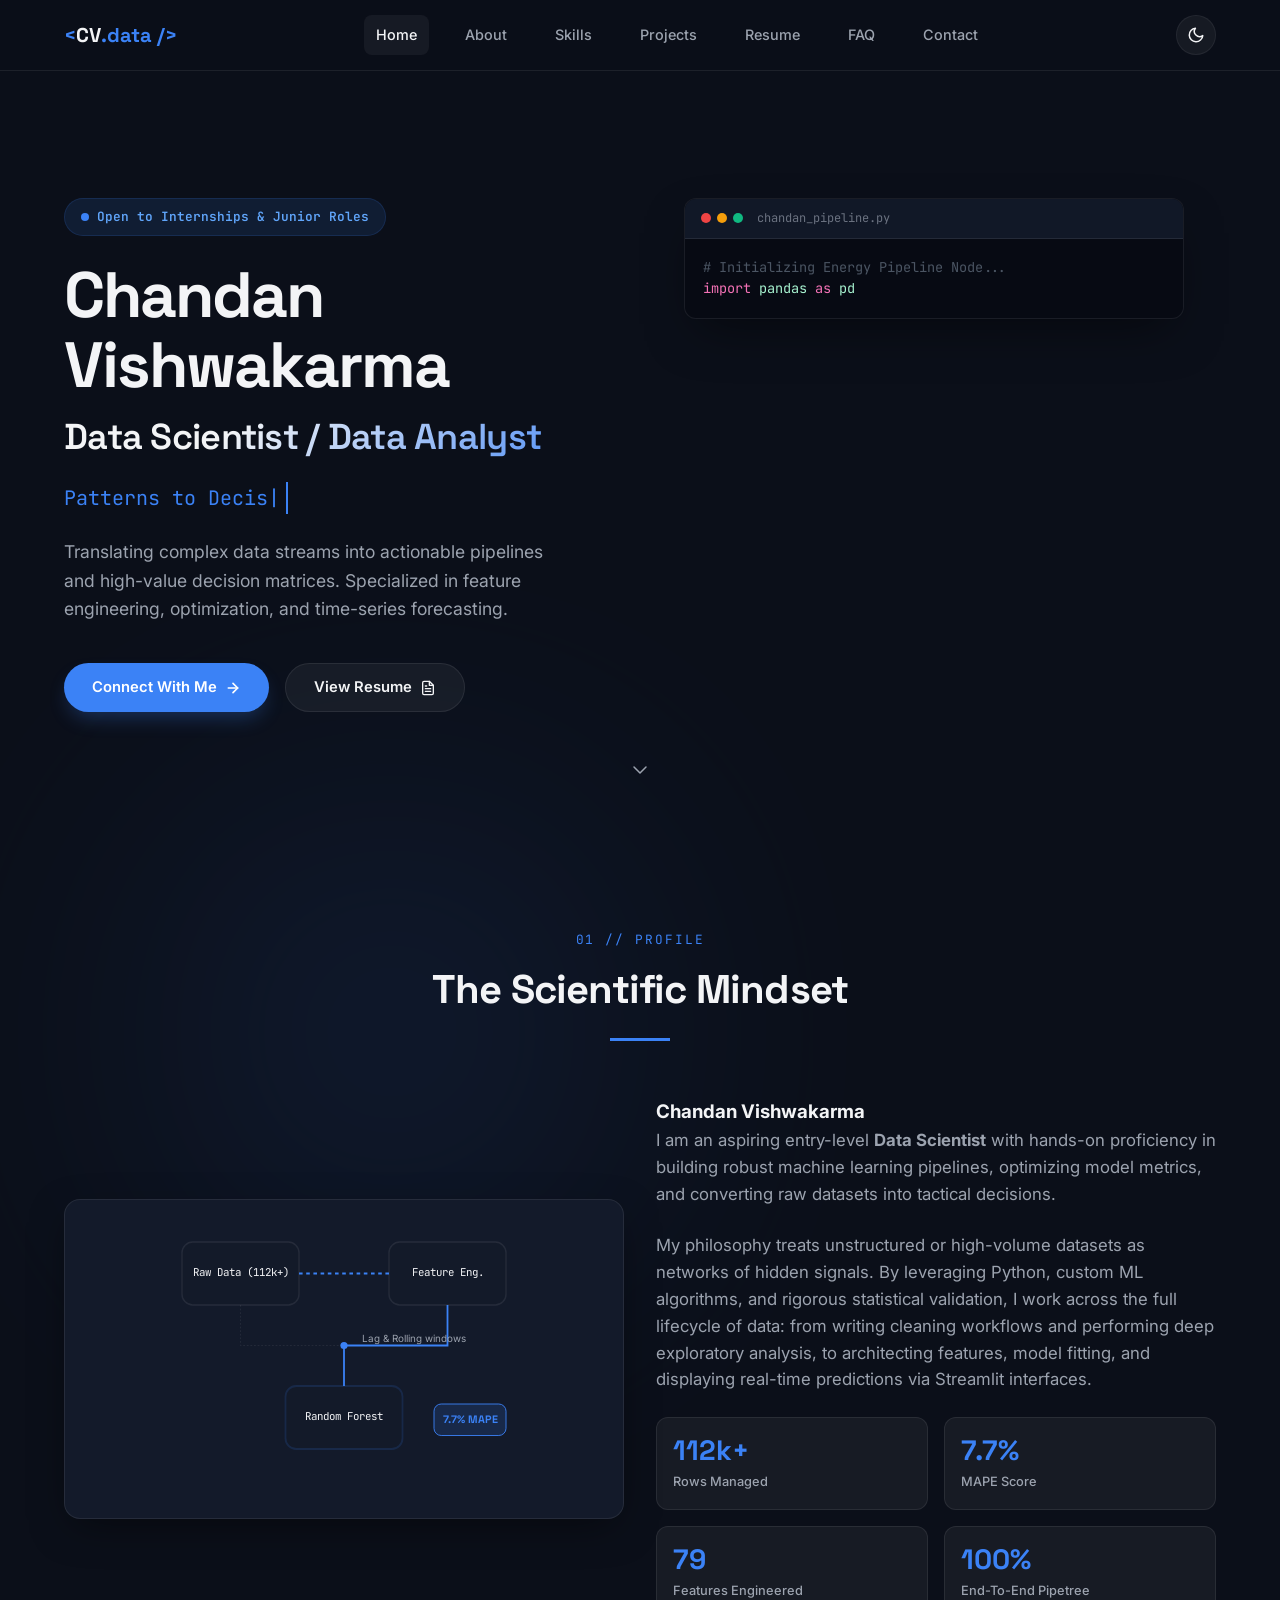
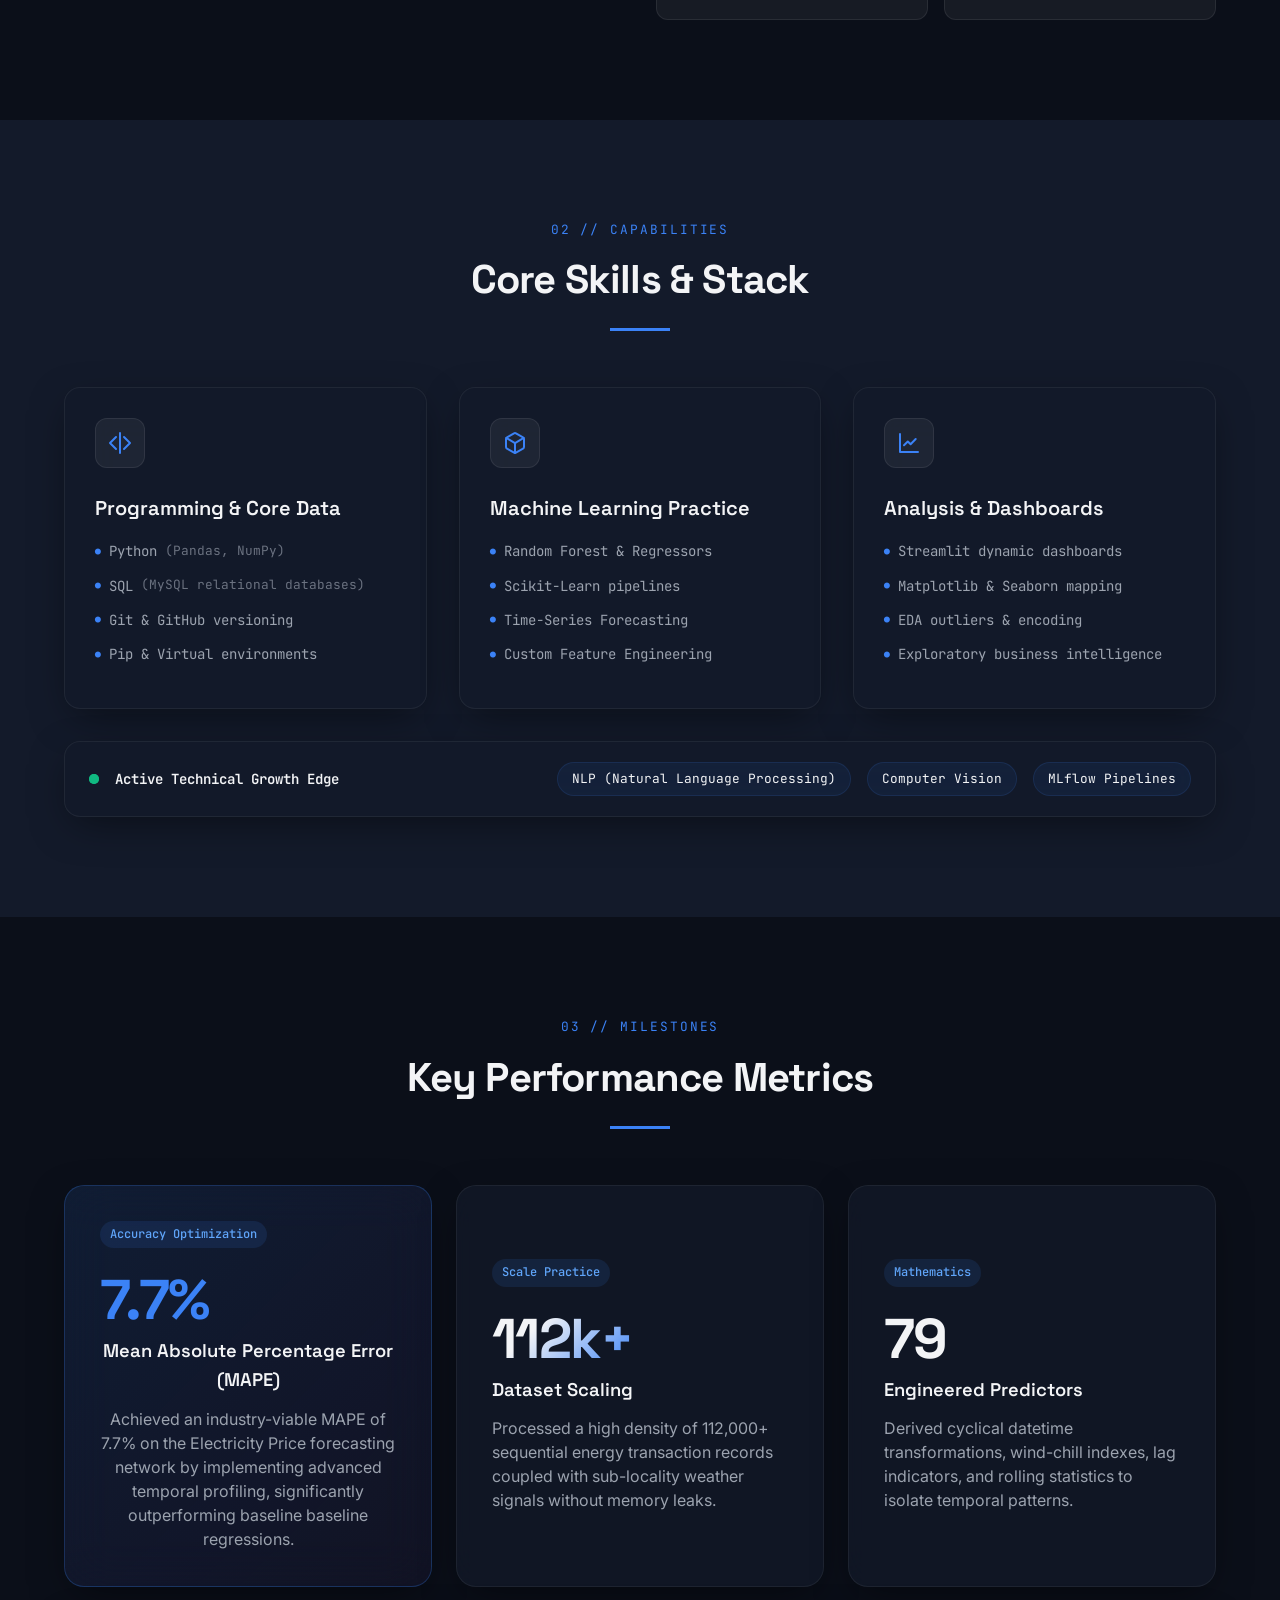
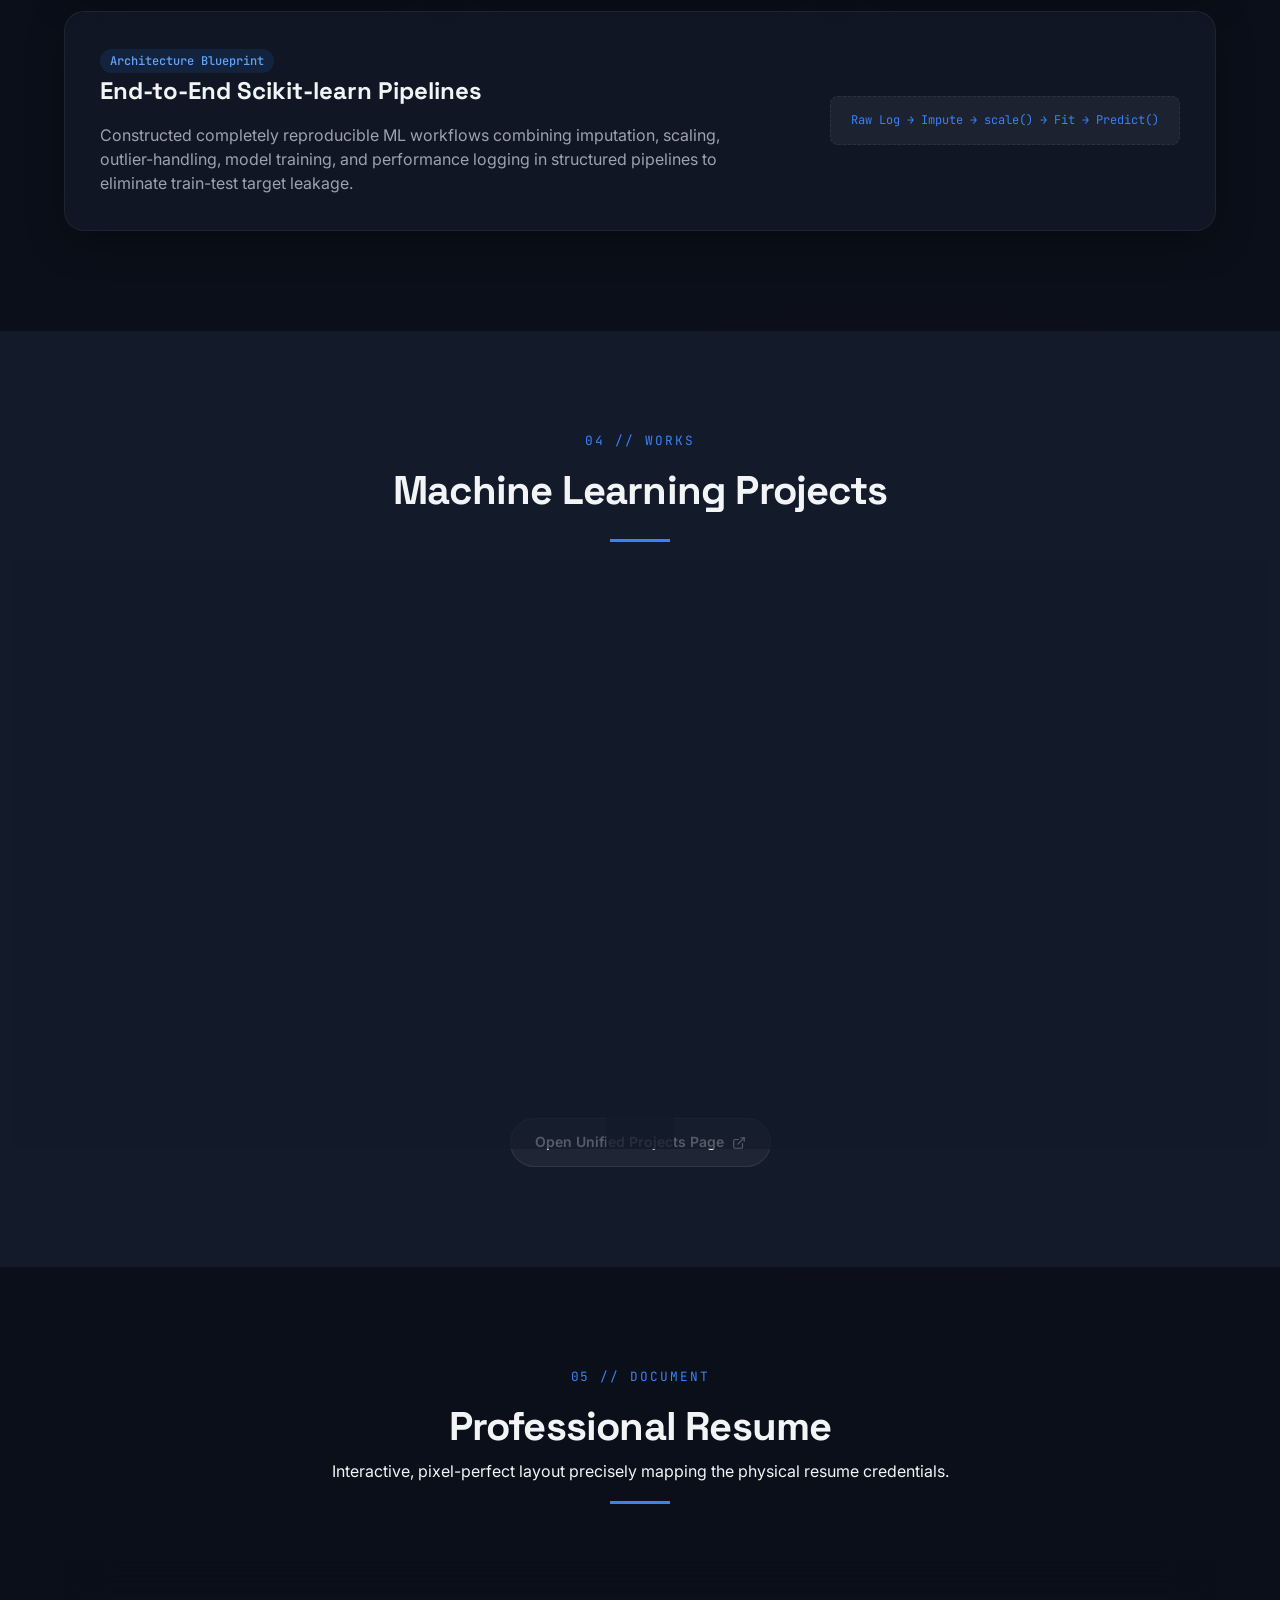
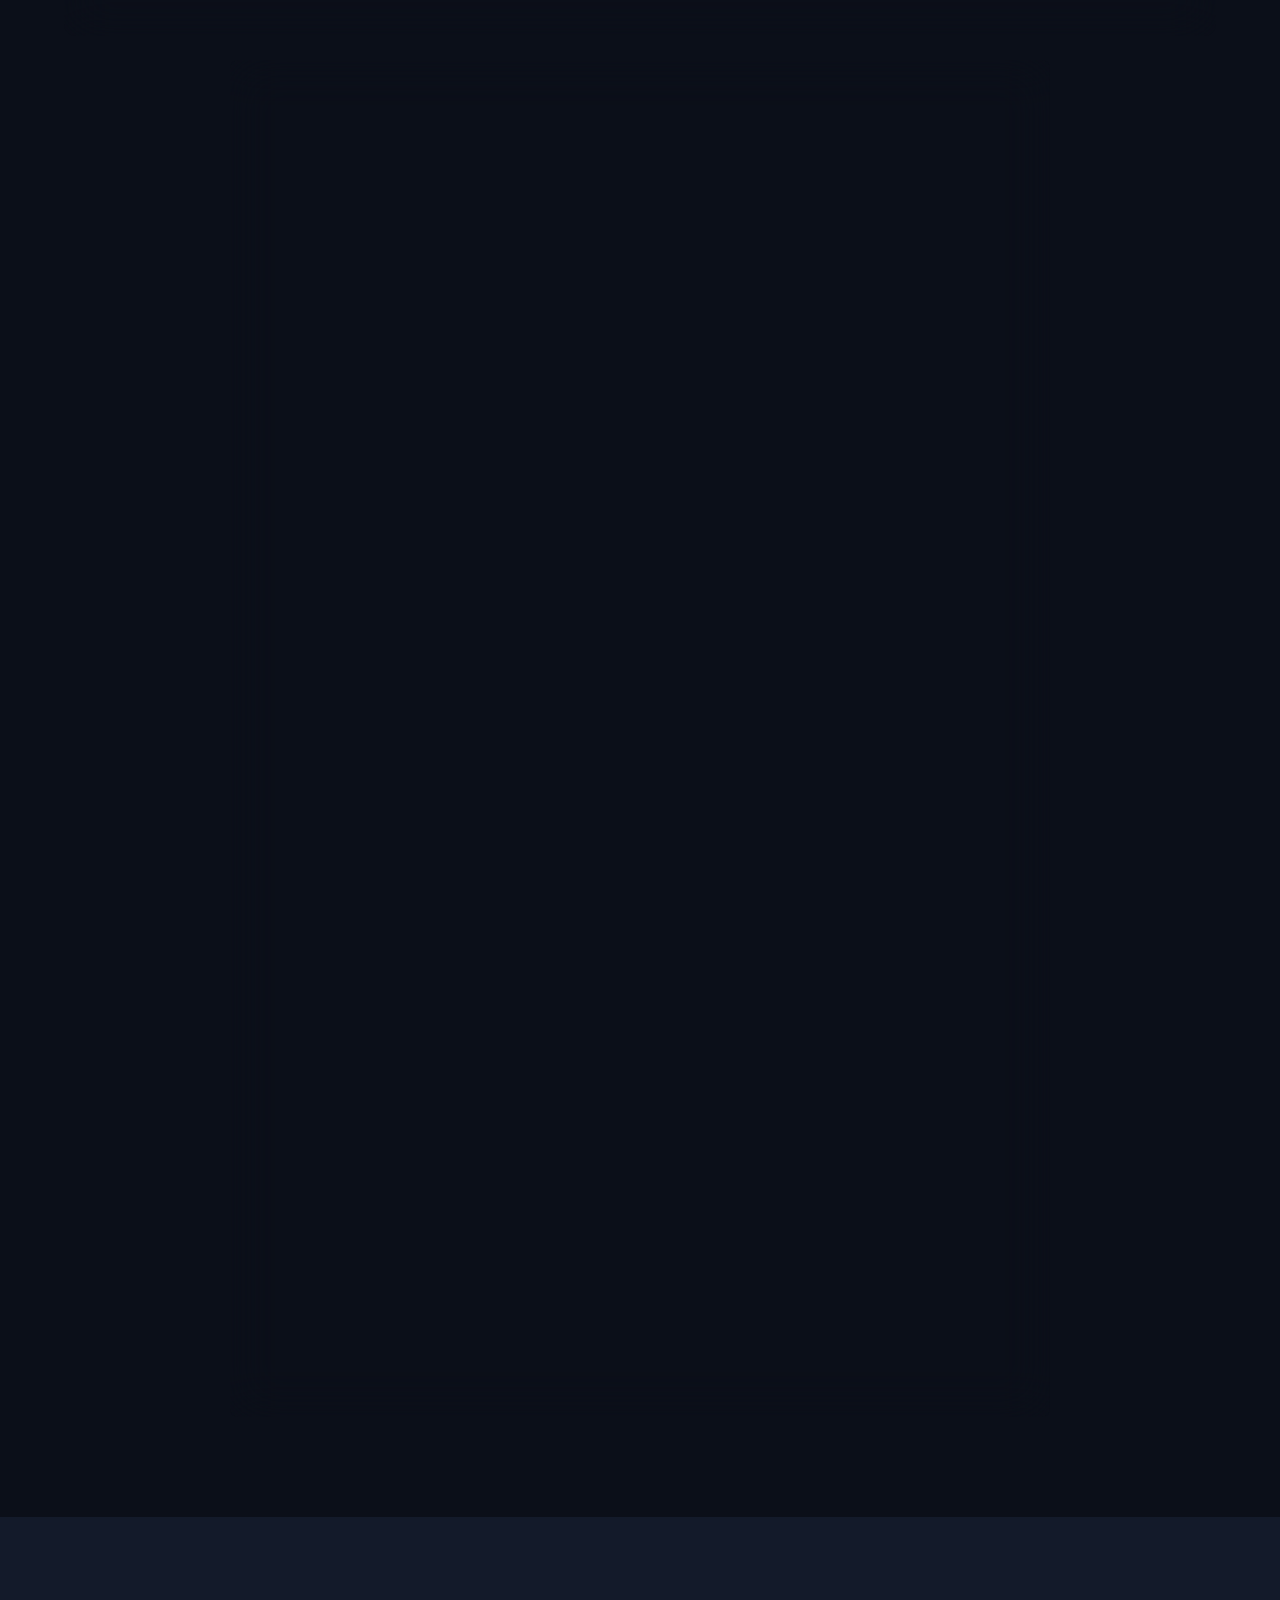
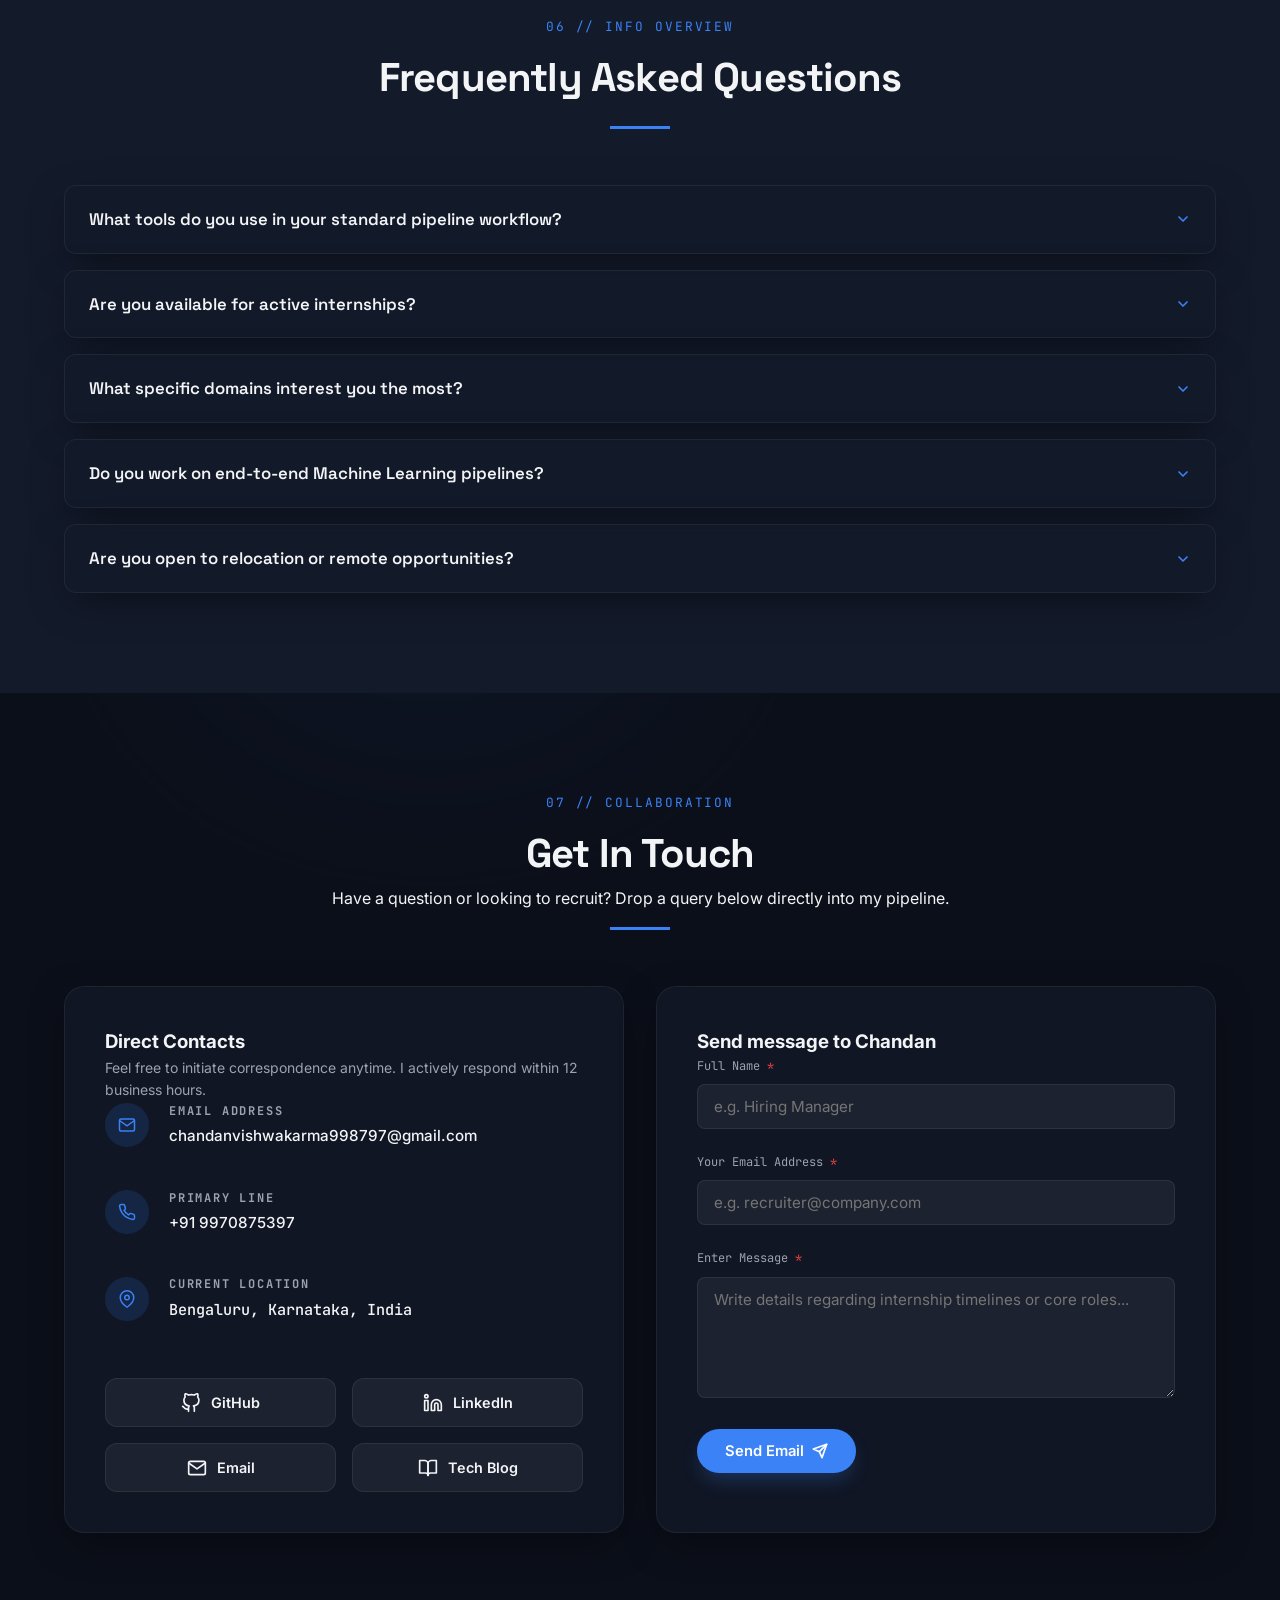
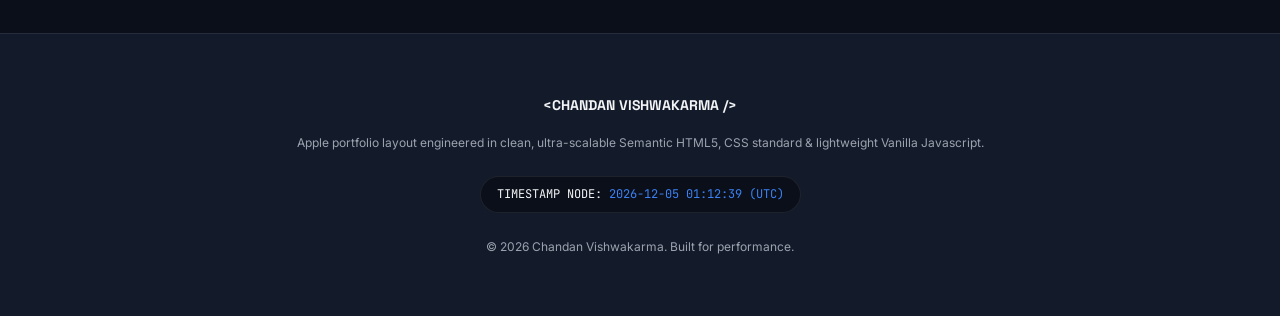
<file: index.html>
<!DOCTYPE html>
<html lang="en" data-theme="dark">
<head>
  <meta charset="UTF-8" />
  <meta name="viewport" content="width=device-width, initial-scale=1.0" />
  <title>Chandan Vishwakarma | Data Scientist & Analyst Portfolio</title>
  
  <!-- Apple-inspired Clean Typography: Inter & Space Grotesk & JetBrains Mono -->
  <link rel="preconnect" href="https://fonts.googleapis.com">
  <link rel="preconnect" href="https://fonts.gstatic.com" crossorigin>
  <link href="https://fonts.googleapis.com/css2?family=Inter:wght@300;400;500;600;700&family=Space+Grotesk:wght@400;500;600;700&family=JetBrains+Mono:wght@400;500&display=swap" rel="stylesheet">
  
  <link rel="stylesheet" href="/style.css" />
  <script>
    // Immediate theme setter
    (function() {
      const storedTheme = localStorage.getItem("portfolio-theme") || "dark";
      document.documentElement.setAttribute("data-theme", storedTheme);
    })();
  </script>
</head>
<body>

  <!-- Background Blur Ambient Elements (Apple Glassmorphism Canvas) -->
  <div class="ambient-glow" id="glow-1"></div>
  <div class="ambient-glow" id="glow-2"></div>
  <div class="ambient-glow" id="glow-3"></div>

  <!-- STICKY NAVBAR -->
  <header class="navbar-wrapper">
    <div class="container navbar-container">
      <a href="#home" class="nav-logo" id="nav-logo-link">
        <span class="logo-accent">&lt;</span>CV<span class="logo-accent">.data /&gt;</span>
      </a>
      
      <nav class="nav-menu" id="nav-menu">
        <a href="#home" class="nav-item active" id="nav-home">Home</a>
        <a href="#about" class="nav-item" id="nav-about">About</a>
        <a href="#skills" class="nav-item" id="nav-skills">Skills</a>
        <a href="#projects" class="nav-item" id="nav-projects">Projects</a>
        <a href="#resume" class="nav-item" id="nav-resume">Resume</a>
        <a href="#faq" class="nav-item" id="nav-faq">FAQ</a>
        <a href="#contact" class="nav-item" id="nav-contact">Contact</a>
      </nav>

      <div class="nav-actions">
        <!-- Light/Dark Mode Switcher Toggle (Apple Style Slider) -->
        <button id="theme-toggle" class="theme-toggle-btn" aria-label="Toggle Light/Dark Theme">
          <svg class="sun-icon" xmlns="http://www.w3.org/2000/svg" width="18" height="18" viewBox="0 0 24 24" fill="none" stroke="currentColor" stroke-width="2" stroke-linecap="round" stroke-linejoin="round"><circle cx="12" cy="12" r="5"/><line x1="12" y1="1" x2="12" y2="3"/><line x1="12" y1="21" x2="12" y2="23"/><line x1="4.22" y1="4.22" x2="5.64" y2="5.64"/><line x1="18.36" y1="18.36" x2="19.78" y2="19.78"/><line x1="1" y1="12" x2="3" y2="12"/><line x1="21" y1="12" x2="23" y2="12"/><line x1="4.22" y1="19.78" x2="5.64" y2="18.36"/><line x1="18.36" y1="5.64" x2="19.78" y2="4.22"/></svg>
          <svg class="moon-icon" xmlns="http://www.w3.org/2000/svg" width="18" height="18" viewBox="0 0 24 24" fill="none" stroke="currentColor" stroke-width="2" stroke-linecap="round" stroke-linejoin="round"><path d="M21 12.79A9 9 0 1 1 11.21 3 7 7 0 0 0 21 12.79z"/></svg>
        </button>

        <!-- Mobile Menu Hamburger -->
        <button id="mobile-menu-toggle" class="mobile-toggle" aria-label="Toggle Mobile Menu">
          <span class="line"></span>
          <span class="line"></span>
          <span class="line"></span>
        </button>
      </div>
    </div>
  </header>

  <!-- MAIN SCROLLABLE WRAPPER -->
  <main class="page-content">

    <!-- 1. HERO SECTION -->
    <section id="home" class="hero-section text-center">
      <div class="container hero-container grid grid-2-cols">
        <div class="hero-text-content">
          <div class="badge-row">
            <span class="opportunities-badge animate-pulse" id="opp-badge">
              <span class="badge-dot"></span>
              Open to Internships &amp; Junior Roles
            </span>
          </div>
          <h1 class="hero-title" id="hero-title-name">Chandan Vishwakarma</h1>
          <h2 class="hero-subtitle text-gradient" id="hero-headline">Data Scientist / Data Analyst</h2>
          <p class="hero-tagline font-mono" id="typing-tagline">Patterns to Decisions</p>
          
          <p class="hero-summary text-muted">
            Translating complex data streams into actionable pipelines and high-value decision matrices. Specialized in feature engineering, optimization, and time-series forecasting.
          </p>
          
          <div class="hero-actions">
            <a href="#contact" class="btn btn-primary" id="btn-hero-contact">
              Connect With Me
              <svg xmlns="http://www.w3.org/2000/svg" width="16" height="16" viewBox="0 0 24 24" fill="none" stroke="currentColor" stroke-width="2.5" stroke-linecap="round" stroke-linejoin="round"><line x1="5" y1="12" x2="19" y2="12"/><polyline points="12 5 19 12 12 19"/></svg>
            </a>
            <a href="#resume" class="btn btn-secondary" id="btn-hero-resume">
              View Resume
              <svg xmlns="http://www.w3.org/2000/svg" width="16" height="16" viewBox="0 0 24 24" fill="none" stroke="currentColor" stroke-width="2" stroke-linecap="round" stroke-linejoin="round"><path d="M14 2H6a2 2 0 0 0-2 2v16a2 2 0 0 0 2 2h12a2 2 0 0 0 2-2V8z"/><polyline points="14 2 14 8 20 8"/><line x1="16" y1="13" x2="8" y2="13"/><line x1="16" y1="17" x2="8" y2="17"/><polyline points="10 9 9 9 8 9"/></svg>
            </a>
          </div>
        </div>

        <div class="hero-visual-content">
          <!-- Interactive Apple-style Terminal Window widget -->
          <div class="terminal-mock glassmorphism" id="terminal-widget">
            <div class="terminal-header">
              <span class="terminal-dot dot-red"></span>
              <span class="terminal-dot dot-yellow"></span>
              <span class="terminal-dot dot-green"></span>
              <span class="terminal-title font-mono text-xs">chandan_pipeline.py</span>
            </div>
            <div class="terminal-body font-mono text-left" id="terminal-code">
              <!-- Animated Python pipeline snippet filled via Javascript -->
              <span class="line-comment"># Loading Energy Trading dataset...</span><br>
              <span class="line-code"><span class="code-kw">import</span> pandas <span class="code-kw">as</span> pd</span><br>
              <span class="line-code"><span class="code-kw">from</span> sklearn.ensemble <span class="code-kw">import</span> RandomForestRegressor</span><br>
              <span class="line-code">df = pd.read_csv(<span class="code-str">"electricity_prices.csv"</span>) <span class="line-comment"># N=112k+</span></span><br>
              <span class="line-code">df = engineer_rolling_lags(df)</span><br>
              <span class="line-code">reg = RandomForestRegressor(max_depth=15, n_estimators=100)</span><br>
              <span class="line-code">reg.fit(X_train, y_train)</span><br>
              <span class="line-comment"># Evaluating performance metrics...</span><br>
              <span class="line-code">mape = calculate_mape(y_test, y_pred)</span><br>
              <span class="line-code"><span class="code-kw">print</span>(<span class="code-str">f"Electricity Price Forecast MAPE: {mape}%"</span>)</span><br>
              <span class="line-output">>> Electricity Price Forecast MAPE: 7.7% [OPTIMAL]</span>
            </div>
          </div>
        </div>
      </div>
      
      <div class="scroll-down">
        <a href="#about" aria-label="Scroll to About Me Section">
          <svg xmlns="http://www.w3.org/2000/svg" width="24" height="24" viewBox="0 0 24 24" fill="none" stroke="currentColor" stroke-width="1.5" stroke-linecap="round" stroke-linejoin="round" class="bounce"><polyline points="6 9 12 15 18 9"/></svg>
        </a>
      </div>
    </section>

    <!-- 2. ABOUT ME SECTION -->
    <section id="about" class="section">
      <div class="container">
        <div class="section-header text-center max-w-2xl mx-auto">
          <span class="section-label">01 // Profile</span>
          <h2 class="section-title">The Scientific Mindset</h2>
          <div class="divider"></div>
        </div>

        <div class="about-grid grid grid-2-cols items-center gap-3">
          <div class="about-illustration" id="about-svg-box">
            <!-- Sleek inline SVG reflecting ML pipeline mapping -->
            <svg class="pipeline-illustration" viewBox="0 0 400 300" fill="none" xmlns="http://www.w3.org/2000/svg">
              <rect x="20" y="20" width="130" height="70" rx="12" fill="var(--glass-bg)" stroke="var(--border-color)" stroke-width="1.5"/>
              <text x="85" y="55" dominant-baseline="middle" text-anchor="middle" font-family="JetBrains Mono" font-size="12" fill="var(--text-color)">Raw Data (112k+)</text>
              
              <rect x="250" y="20" width="130" height="70" rx="12" fill="var(--glass-bg)" stroke="var(--border-color)" stroke-width="1.5"/>
              <text x="315" y="55" dominant-baseline="middle" text-anchor="middle" font-family="JetBrains Mono" font-size="12" fill="var(--text-color)">Feature Eng.</text>

              <rect x="135" y="180" width="130" height="70" rx="12" fill="var(--glass-bg)" stroke="var(--accent-glow)" stroke-width="2"/>
              <text x="200" y="215" dominant-baseline="middle" text-anchor="middle" font-family="JetBrains Mono" font-size="12" fill="var(--text-color)">Random Forest</text>

              <!-- Connection Arrows -->
              <path d="M 150 55 H 250" stroke="var(--accent-blue)" stroke-width="2" stroke-dasharray="4 4"/>
              <path d="M 315 90 V 135 H 200 V 180" stroke="var(--accent-blue)" stroke-width="2"/>
              <path d="M 85 90 V 135 H 200" stroke="var(--border-color)" stroke-width="1" stroke-dasharray="2 2"/>

              <!-- Metrics -->
              <circle cx="200" cy="135" r="4" fill="var(--accent-blue)" class="animate-pulse"/>
              <text x="220" y="131" font-family="Inter" font-size="11" fill="var(--text-muted)">Lag &amp; Rolling windows</text>
              
              <rect x="300" y="200" width="80" height="35" rx="8" fill="var(--accent-glow)" stroke="var(--accent-blue)" stroke-width="1" />
              <text x="340" y="218" dominant-baseline="middle" text-anchor="middle" font-family="Space Grotesk" font-size="12" font-weight="700" fill="var(--accent-blue)">7.7% MAPE</text>
            </svg>
          </div>

          <div class="about-bio-panel">
            <h3 class="subsection-title">Chandan Vishwakarma</h3>
            <p class="bio-text">
              I am an aspiring entry-level <strong>Data Scientist</strong> with hands-on proficiency in building robust machine learning pipelines, optimizing model metrics, and converting raw datasets into tactical decisions.
            </p>
            <p class="bio-text">
              My philosophy treats unstructured or high-volume datasets as networks of hidden signals. By leveraging Python, custom ML algorithms, and rigorous statistical validation, I work across the full lifecycle of data: from writing cleaning workflows and performing deep exploratory analysis, to architecting features, model fitting, and displaying real-time predictions via Streamlit interfaces.
            </p>
            
            <div class="about-highlights-grid">
              <div class="bio-badge">
                <span class="bio-badge-num">112k+</span>
                <span class="bio-badge-lbl">Rows Managed</span>
              </div>
              <div class="bio-badge">
                <span class="bio-badge-num">7.7%</span>
                <span class="bio-badge-lbl">MAPE Score</span>
              </div>
              <div class="bio-badge">
                <span class="bio-badge-num">79</span>
                <span class="bio-badge-lbl">Features Engineered</span>
              </div>
              <div class="bio-badge">
                <span class="bio-badge-num">100%</span>
                <span class="bio-badge-lbl">End-To-End Pipetree</span>
              </div>
            </div>
          </div>
        </div>
      </div>
    </section>

    <!-- 3. SKILLS SECTION -->
    <section id="skills" class="section bg-light-gray">
      <div class="container">
        <div class="section-header text-center max-w-2xl mx-auto">
          <span class="section-label">02 // Capabilities</span>
          <h2 class="section-title">Core Skills &amp; Stack</h2>
          <div class="divider"></div>
        </div>

        <div class="skills-grid" id="skills-grid-container">
          <!-- Skill Category 1: Programming & Core ML -->
          <div class="skill-card-group glassmorphism">
            <div class="card-group-icon">
              <svg xmlns="http://www.w3.org/2000/svg" width="24" height="24" viewBox="0 0 24 24" fill="none" stroke="currentColor" stroke-width="2" stroke-linecap="round" stroke-linejoin="round" class="text-blue"><polyline points="16 18 22 12 16 6"/><polyline points="8 6 2 12 8 18"/><line x1="12" y1="2" x2="12" y2="22"/></svg>
            </div>
            <h3 class="skill-group-title">Programming &amp; Core Data</h3>
            <ul class="skill-list font-mono text-sm">
              <li><span class="skill-bullet">●</span> Python <span class="skill-note">(Pandas, NumPy)</span></li>
              <li><span class="skill-bullet">●</span> SQL <span class="skill-note">(MySQL relational databases)</span></li>
              <li><span class="skill-bullet">●</span> Git &amp; GitHub versioning</li>
              <li><span class="skill-bullet">●</span> Pip &amp; Virtual environments</li>
            </ul>
          </div>

          <!-- Skill Category 2: Machine Learning Science -->
          <div class="skill-card-group glassmorphism">
            <div class="card-group-icon">
              <svg xmlns="http://www.w3.org/2000/svg" width="24" height="24" viewBox="0 0 24 24" fill="none" stroke="currentColor" stroke-width="2" stroke-linecap="round" stroke-linejoin="round" class="text-blue"><path d="M21 16V8a2 2 0 0 0-1-1.73l-7-4a2 2 0 0 0-2 0l-7 4A2 2 0 0 0 3 8v8a2 2 0 0 0 1 1.73l7 4a2 2 0 0 0 2 0l7-4A2 2 0 0 0 21 16z"/><polyline points="3.27 6.96 12 12.01 20.73 6.96"/><line x1="12" y1="22.08" x2="12" y2="12"/></svg>
            </div>
            <h3 class="skill-group-title">Machine Learning Practice</h3>
            <ul class="skill-list font-mono text-sm">
              <li><span class="skill-bullet">●</span> Random Forest &amp; Regressors</li>
              <li><span class="skill-bullet">●</span> Scikit-Learn pipelines</li>
              <li><span class="skill-bullet">●</span> Time-Series Forecasting</li>
              <li><span class="skill-bullet">●</span> Custom Feature Engineering</li>
            </ul>
          </div>

          <!-- Skill Category 3: Analytics & Visualization -->
          <div class="skill-card-group glassmorphism">
            <div class="card-group-icon">
              <svg xmlns="http://www.w3.org/2000/svg" width="24" height="24" viewBox="0 0 24 24" fill="none" stroke="currentColor" stroke-width="2" stroke-linecap="round" stroke-linejoin="round" class="text-blue"><path d="M3 3v18h18"/><path d="M18.7 8l-5.1 5.2-2.8-2.7L7 14.3"/></svg>
            </div>
            <h3 class="skill-group-title">Analysis &amp; Dashboards</h3>
            <ul class="skill-list font-mono text-sm">
              <li><span class="skill-bullet">●</span> Streamlit dynamic dashboards</li>
              <li><span class="skill-bullet">●</span> Matplotlib &amp; Seaborn mapping</li>
              <li><span class="skill-bullet">●</span> EDA outliers &amp; encoding</li>
              <li><span class="skill-bullet">●</span> Exploratory business intelligence</li>
            </ul>
          </div>
        </div>

        <!-- 3B. CURRENTLY LEARNING & INTERESTS (As requested) -->
        <div class="learning-container glassmorphism mt-3">
          <div class="learning-header justify-between items-center flex" style="flex-wrap: wrap; gap: 10px;">
            <div class="flex items-center gap-2">
              <span class="pulse-indicator"></span>
              <p class="font-mono text-sm uppercase text-blue font-semibold">Active Technical Growth Edge</p>
            </div>
            <div class="learning-items flex gap-2" style="flex-wrap: wrap;">
              <span class="learning-tag">NLP (Natural Language Processing)</span>
              <span class="learning-tag">Computer Vision</span>
              <span class="learning-tag">MLflow Pipelines</span>
            </div>
          </div>
        </div>
      </div>
    </section>

    <!-- 4. FEATURED ACHIEVEMENTS (Focus of Recruiter Experience) -->
    <section id="achievements" class="section">
      <div class="container">
        <div class="section-header text-center max-w-2xl mx-auto">
          <span class="section-label">03 // Milestones</span>
          <h2 class="section-title">Key Performance Metrics</h2>
          <div class="divider"></div>
        </div>

        <div class="achievements-bento">
          <!-- Big KPI Card (7.7% MAPE) -->
          <div class="bento-item bento-accent glassmorphism text-center">
            <span class="bento-badge">Accuracy Optimization</span>
            <p class="bento-metric font-gt">7.7%</p>
            <h3 class="bento-item-title">Mean Absolute Percentage Error (MAPE)</h3>
            <p class="bento-desc txt-sm">
              Achieved an industry-viable MAPE of 7.7% on the Electricity Price forecasting network by implementing advanced temporal profiling, significantly outperforming baseline baseline regressions.
            </p>
          </div>

          <!-- High Volume Row Card -->
          <div class="bento-item glassmorphism">
            <span class="bento-badge">Scale Practice</span>
            <p class="bento-metric font-gt text-gradient">112k+</p>
            <h3 class="bento-item-title">Dataset Scaling</h3>
            <p class="bento-desc txt-sm">
              Processed a high density of 112,000+ sequential energy transaction records coupled with sub-locality weather signals without memory leaks.
            </p>
          </div>

          <!-- Feature Engineering Card -->
          <div class="bento-item glassmorphism">
            <span class="bento-badge">Mathematics</span>
            <p class="bento-metric font-gt">79</p>
            <h3 class="bento-item-title">Engineered Predictors</h3>
            <p class="bento-desc txt-sm">
              Derived cyclical datetime transformations, wind-chill indexes, lag indicators, and rolling statistics to isolate temporal patterns.
            </p>
          </div>

          <!-- End to End ML pipelines -->
          <div class="bento-item glassmorphism text-center bento-full-width" id="bento-end-to-end">
            <div class="bento-full-content flex justify-between items-center">
              <div class="text-left bento-text-wrapper">
                <span class="bento-badge">Architecture Blueprint</span>
                <h3 class="bento-item-title-large">End-to-End Scikit-learn Pipelines</h3>
                <p class="bento-desc md-padding">
                  Constructed completely reproducible ML workflows combining imputation, scaling, outlier-handling, model training, and performance logging in structured pipelines to eliminate train-test target leakage.
                </p>
              </div>
              <div class="blueprint-graphic font-mono text-xs">
                Raw Log &rarr; Impute &rarr; scale() &rarr; Fit &rarr; Predict()
              </div>
            </div>
          </div>
        </div>
      </div>
    </section>

    <!-- 5. FEATURED PROJECTS SECTION -->
    <section id="projects" class="section bg-light-gray">
      <div class="container">
        <div class="section-header text-center max-w-2xl mx-auto">
          <span class="section-label">04 // Works</span>
          <h2 class="section-title">Machine Learning Projects</h2>
          <div class="divider"></div>
        </div>

        <div class="projects-grid">
          <!-- PROJECT 1: Energy Electricity forecasting -->
          <div class="project-card glassmorphism cursor-pointer" id="project-card-electricity">
            <div class="project-header">
              <span class="project-status-pill tag-completed">Competed Setup</span>
              <span class="project-date font-mono">Completed</span>
            </div>
            <h3 class="project-card-title">Electricity Price Forecasting using Machine Learning</h3>
            <p class="project-card-desc text-muted">
              Predicting electricity price margins on 112k+ rows of historical energy trading and temporal weather patterns. Features a Random Forest regressor engineered with historical lag and cyclical calendar variables mapping.
            </p>
            <div class="project-card-stats grid grid-3-cols text-center">
              <div class="stat-cell">
                <span class="stat-num text-gradient">7.7%</span>
                <span class="stat-lbl text-xs">Target MAPE</span>
              </div>
              <div class="stat-cell">
                <span class="stat-num">112k+</span>
                <span class="stat-lbl text-xs">Row Dataset</span>
              </div>
              <div class="stat-cell">
                <span class="stat-num">79</span>
                <span class="stat-lbl text-xs">ML Features</span>
              </div>
            </div>
            <div class="project-tech-tags flex gap-1 font-mono text-xs" style="flex-wrap: wrap;">
              <span class="tech-tag">Timeseries</span>
              <span class="tech-tag font-medium highlight-tag">RandomForest</span>
              <span class="tech-tag">Python</span>
              <span class="tech-tag">Pandas</span>
            </div>
            <div class="project-card-actions">
              <button class="btn btn-secondary text-xs" onclick="openProjectModal('electricity')">
                View Deep Insights
                <svg xmlns="http://www.w3.org/2000/svg" width="12" height="12" viewBox="0 0 24 24" fill="none" stroke="currentColor" stroke-width="2.5" stroke-linecap="round" stroke-linejoin="round"><path d="M1 12s4-8 11-8 11 8 11 8-4 8-11 8-11-8-11-8z"/><circle cx="12" cy="12" r="3"/></svg>
              </button>
              <a href="https://github.com/chandanvishwakarmaa" target="_blank" class="btn btn-text text-xs" style="margin-left:auto; display:inline-flex; align-items:center; gap:4px;" onclick="event.stopPropagation();">
                GitHub 
                <svg xmlns="http://www.w3.org/2000/svg" width="12" height="12" viewBox="0 0 24 24" fill="none" stroke="currentColor" stroke-width="2" stroke-linecap="round" stroke-linejoin="round"><path d="M9 19c-5 1.5-5-2.5-7-3m14 6v-3.87a3.37 3.37 0 0 0-.94-2.61c3.14-.35 6.44-1.54 6.44-7A5.44 5.44 0 0 0 20 4.77 5.07 5.07 0 0 0 19.91 1S18.73.65 16 2.48a13.38 13.38 0 0 0-7 0C6.27.65 5.09 1 5.09 1A5.07 5.07 0 0 0 5 4.77a5.44 5.44 0 0 0-1.5 3.78c0 5.42 3.3 6.61 6.44 7A3.37 3.37 0 0 0 9 18.13V22"/></svg>
              </a>
            </div>
          </div>

          <!-- PROJECT 2: Smart Accident Risk Classification (UNDER DEVELOPMENT) -->
          <div class="project-card glassmorphism cursor-pointer" id="project-card-accident">
            <div class="project-header">
              <span class="project-status-pill tag-progress">In Progress</span>
              <span class="project-date font-mono">Development Active</span>
            </div>
            <h3 class="project-card-title">Smart Accident Risk Classification Using Traffic &amp; Signal Data</h3>
            <p class="project-card-desc text-muted">
              Engineering spatial-temporal graph vectors dynamically linked with regional signal cycles. Optimizing classification models to highlight danger indices and active bottleneck vectors contextually.
            </p>
            <div class="project-card-stats grid grid-3-cols text-center">
              <div class="stat-cell">
                <span class="stat-num text-muted">Pending</span>
                <span class="stat-lbl text-xs">F1 Metric</span>
              </div>
              <div class="stat-cell">
                <span class="stat-num text-muted">Spatial</span>
                <span class="stat-lbl text-xs">Coordinates</span>
              </div>
              <div class="stat-cell">
                <span class="stat-num text-muted">Active</span>
                <span class="stat-lbl text-xs">Traffic Logs</span>
              </div>
            </div>
            <div class="project-tech-tags flex gap-1 font-mono text-xs" style="flex-wrap: wrap;">
              <span class="tech-tag">Classification</span>
              <span class="tech-tag">Sensory Hub</span>
              <span class="tech-tag">GIS Mapping</span>
              <span class="tech-tag">Under Construction</span>
            </div>
            <div class="project-card-actions">
              <button class="btn btn-secondary text-xs" onclick="openProjectModal('accident')">
                View Construction Plan
                <svg xmlns="http://www.w3.org/2000/svg" width="12" height="12" viewBox="0 0 24 24" fill="none" stroke="currentColor" stroke-width="2.5" stroke-linecap="round" stroke-linejoin="round"><circle cx="12" cy="12" r="10"/><line x1="12" y1="8" x2="12" y2="12"/><line x1="12" y1="16" x2="12.01" y2="16"/></svg>
              </button>
              <span class="status-indicator-wip text-xs font-mono text-muted">WIP</span>
            </div>
          </div>
        </div>

        <div class="text-center mt-3">
          <!-- Supporting secondary redirect to the requested file path structure! -->
          <a href="/pages/project-details.html" class="btn btn-secondary" style="border-radius: 40px; padding: 12px 24px; font-size: 14px;">
            Open Unified Projects Page
            <svg xmlns="http://www.w3.org/2000/svg" width="14" height="14" viewBox="0 0 24 24" fill="none" stroke="currentColor" stroke-width="2" stroke-linecap="round" stroke-linejoin="round"><path d="M18 13v6a2 2 0 0 1-2 2H5a2 2 0 0 1-2-2V8a2 2 0 0 1 2-2h6"/><polyline points="15 3 21 3 21 9"/><line x1="10" y1="14" x2="21" y2="3"/></svg>
          </a>
        </div>
      </div>
    </section>

    <!-- 6. RESUME PREVIEW SECTION WITH PDF REPLICA -->
    <section id="resume" class="section">
      <div class="container">
        <div class="section-header text-center max-w-2xl mx-auto">
          <span class="section-label">05 // Document</span>
          <h2 class="section-title">Professional Resume</h2>
          <p class="section-desc">Interactive, pixel-perfect layout precisely mapping the physical resume credentials.</p>
          <div class="divider"></div>
        </div>

        <!-- RESUME CARD CONTROL UNIT -->
        <div class="resume-controls-bar glassmorphism">
          <div class="flex items-center gap-2">
            <span class="document-indicator font-mono text-xs">FORMAT: HTML5 DYNAMIC SHEET</span>
          </div>
          <div class="resume-actions-group">
            <button class="btn btn-secondary btn-icon-only text-xs" id="btn-copy-resume" title="Copy Text Content">
              <svg xmlns="http://www.w3.org/2000/svg" width="16" height="16" viewBox="0 0 24 24" fill="none" stroke="currentColor" stroke-width="2" stroke-linecap="round" stroke-linejoin="round"><rect x="9" y="9" width="13" height="13" rx="2" ry="2"/><path d="M5 15H4a2 2 0 0 1-2-2V4a2 2 0 0 1 2-2h9a2 2 0 0 1 2 2v1"/></svg>
              <span>Copy</span>
            </button>
            <button class="btn btn-secondary btn-icon-only text-xs" id="btn-fullscreen-resume" title="Fullscreen Document Sheet View">
              <svg xmlns="http://www.w3.org/2000/svg" width="16" height="16" viewBox="0 0 24 24" fill="none" stroke="currentColor" stroke-width="2" stroke-linecap="round" stroke-linejoin="round"><path d="M8 3H5a2 2 0 0 0-2 2v3m18 0V5a2 2 0 0 0-2-2h-3m0 18h3a2 2 0 0 0 2-2v-3M3 16v3a2 2 0 0 0 2 2h3"/></svg>
              <span>Fullscreen</span>
            </button>
            <button class="btn btn-primary text-xs" id="btn-download-resume" title="Download Print-Friendly Document">
              <svg xmlns="http://www.w3.org/2000/svg" width="16" height="16" viewBox="0 0 24 24" fill="none" stroke="currentColor" stroke-width="2" stroke-linecap="round" stroke-linejoin="round"><path d="M21 15v4a2 2 0 0 1-2 2H5a2 2 0 0 1-2-2v-4"/><polyline points="7 10 12 15 17 10"/><line x1="12" y1="15" x2="12" y2="3"/></svg>
              <span>Download HTML Resume</span>
            </button>
          </div>
        </div>

        <!-- PRINT COMPLIANT PHYSICAL RESUME WRAPPER -->
        <div class="resume-document-canvas-outer" id="resume-outer-view">
          <div class="resume-sheet glassmorphism" id="resume-sheet-print">
            
            <!-- CV Header -->
            <div class="cv-header text-center">
              <h3 class="cv-name">CHANDAN VISHWAKARMA</h3>
              <p class="cv-role">ENTRY LEVEL DATA SCIENTIST</p>
              <p class="cv-meta text-muted font-mono">
                Bengaluru, Karnataka <span class="cv-separator">|</span> 
                <a href="mailto:chandanvishwakarma998797@gmail.com">chandanvishwakarma998797@gmail.com</a> <span class="cv-separator">|</span> 
                <a href="tel:+919970875397">+91 9970875397</a>
              </p>
              <p class="cv-socials font-mono text-xs">
                <a href="https://www.linkedin.com/in/chandanvishwakarma-datascience/" target="_blank" class="text-blue">LinkedIn</a> <span class="cv-separator">|</span> 
                <a href="https://github.com/chandanvishwakarmaa" target="_blank" class="text-blue">GitHub</a>
              </p>
            </div>

            <!-- Professional Summary -->
            <div class="cv-section">
              <h4 class="cv-section-title">Professional Summary</h4>
              <div class="cv-line"></div>
              <p class="cv-body-text">
                Entry-Level Data Scientist with hands-on experience in Python, SQL, and machine learning. Built an end-to-end Electricity Price Forecasting project in the energy domain using engineered lag and rolling features on a 112k+ row dataset, achieving 7.7% MAPE – significantly improving upon baseline linear models. Skilled in feature engineering, model evaluation, and data visualization with Scikit-learn and Python. Seeking to apply predictive modeling to solve real-world business problems.
              </p>
            </div>

            <!-- Technical Skills -->
            <div class="cv-section">
              <h4 class="cv-section-title">Technical Skills</h4>
              <div class="cv-line"></div>
              
              <div class="cv-skills-columns grid grid-2-cols">
                <div>
                  <p class="cv-skill-cat"><strong>Programming and Databases:</strong></p>
                  <ul class="cv-bullet-list">
                    <li>Python (Pandas, NumPy, Scikit-learn)</li>
                    <li>SQL (MySQL)</li>
                  </ul>
                  
                  <p class="cv-skill-cat mt-1"><strong>Machine Learning:</strong></p>
                  <ul class="cv-bullet-list">
                    <li>Regression, Classification, Clustering</li>
                    <li>Random Forest, Linear Regression, Logistic Regression, KNN</li>
                    <li>PCA, Feature Engineering, Time-Series Forecasting</li>
                  </ul>
                </div>

                <div>
                  <p class="cv-skill-cat"><strong>Data Visualization:</strong></p>
                  <ul class="cv-bullet-list">
                    <li>Matplotlib, Seaborn, Streamlit, MS Excel, Jupyter Notebooks</li>
                  </ul>
                  
                  <p class="cv-skill-cat mt-1"><strong>Tools:</strong></p>
                  <ul class="cv-bullet-list">
                    <li>Git, GitHub</li>
                  </ul>
                </div>
              </div>
            </div>

            <!-- Data Science Project -->
            <div class="cv-section">
              <h4 class="cv-section-title">Data Science Project</h4>
              <div class="cv-line"></div>
              
              <p class="cv-subheading"><strong>Electricity Price Forecasting using Machine Learning</strong></p>
              <ul class="cv-bullet-list">
                <li>Performed exploratory data analysis and preprocessing including missing-value handling and feature transformation.</li>
                <li>Developed a time-series forecasting model to predict electricity market prices using historical trading and weather data.</li>
                <li>Engineered lag features, rolling statistics, cyclical time features, and weather-based predictors on a 112k+ row dataset with 79 features.</li>
                <li>Trained and optimized a Random Forest Regressor using hyperparameter tuning and evaluation metrics such as MAPE.</li>
                <li>Achieved 7.7% MAPE using Random Forest, significantly improving upon the baseline Linear Regression model.</li>
              </ul>
            </div>

            <!-- Practical Experience -->
            <div class="cv-section">
              <h4 class="cv-section-title">Practical Experience / Academic Work</h4>
              <div class="cv-line"></div>
              <ul class="cv-bullet-list">
                <li>Built machine learning pipelines using Scikit-learn for preprocessing, training, and evaluation workflows.</li>
                <li>Performed EDA on structured datasets including missing-value treatment, encoding, scaling, and outlier analysis.</li>
                <li>Developed interactive Streamlit applications to visualize model outputs and analytical insights.</li>
                <li>Practiced regression, classification, and clustering techniques on academic and practice datasets.</li>
              </ul>
            </div>

            <!-- Education and Certifications -->
            <div class="cv-section">
              <h4 class="cv-section-title">Education and Certifications</h4>
              <div class="cv-line"></div>
              
              <div class="grid grid-2-cols">
                <div>
                  <p class="cv-subheading"><strong>Education</strong></p>
                  <p class="cv-body-text font-medium">Bachelor of Science (B.Sc.)</p>
                  <p class="cv-meta-text text-muted">Expected Graduation: 2026</p>
                </div>
                <div>
                  <p class="cv-subheading"><strong>Certifications</strong></p>
                  <ul class="cv-bullet-list">
                    <li>Python Certification – Aspiry</li>
                    <li>SQL Certification – Aspiry</li>
                    <li>Machine Learning Certification – Aspiry</li>
                  </ul>
                </div>
              </div>
            </div>

          </div>
        </div>
      </div>
    </section>

    <!-- 7. FAQ ACCORDION SECTION -->
    <section id="faq" class="section bg-light-gray animate-on-scroll">
      <div class="container max-w-3xl">
        <div class="section-header text-center mx-auto">
          <span class="section-label">06 // Info Overview</span>
          <h2 class="section-title">Frequently Asked Questions</h2>
          <div class="divider"></div>
        </div>

        <div class="faq-accordion-group">
          <!-- Accordion 1 -->
          <div class="faq-item glassmorphism" onclick="toggleAccordion(this)">
            <div class="faq-trigger">
              <h3 class="faq-question">What tools do you use in your standard pipeline workflow?</h3>
              <span class="faq-icon-holder">
                <svg xmlns="http://www.w3.org/2000/svg" width="16" height="16" viewBox="0 0 24 24" fill="none" stroke="currentColor" stroke-width="2.5" stroke-linecap="round" stroke-linejoin="round"><polyline points="6 9 12 15 18 9"/></svg>
              </span>
            </div>
            <div class="faq-content">
              <p class="faq-answer">
                In my day-to-day ML pipelines, I primarily program in <strong>Python</strong>. I rely on <strong>Pandas</strong> and <strong>NumPy</strong> for deep vector analysis and feature wrangling, and check validation matrices via <strong>Scikit-Learn</strong>. For dashboard layouts and presenting interactive model interfaces, I build responsive user interfaces in <strong>Streamlit</strong>. All source files are systematically partitioned using local Git trees synced with GitHub repositories.
              </p>
            </div>
          </div>

          <!-- Accordion 2 -->
          <div class="faq-item glassmorphism" onclick="toggleAccordion(this)">
            <div class="faq-trigger">
              <h3 class="faq-question">Are you available for active internships?</h3>
              <span class="faq-icon-holder">
                <svg xmlns="http://www.w3.org/2000/svg" width="16" height="16" viewBox="0 0 24 24" fill="none" stroke="currentColor" stroke-width="2.5" stroke-linecap="round" stroke-linejoin="round"><polyline points="6 9 12 15 18 9"/></svg>
              </span>
            </div>
            <div class="faq-content">
              <p class="faq-answer">
                <strong>Yes, absolutely.</strong> I am actively seeking virtual, remote, and onsite internships or junior roles starting immediately. My goals are to integrate with high-impact software, core ML research, or data intelligence groups where I can apply my dataset scale processes and feature optimization workflows.
              </p>
            </div>
          </div>

          <!-- Accordion 3 -->
          <div class="faq-item glassmorphism" onclick="toggleAccordion(this)">
            <div class="faq-trigger">
              <h3 class="faq-question">What specific domains interest you the most?</h3>
              <span class="faq-icon-holder">
                <svg xmlns="http://www.w3.org/2000/svg" width="16" height="16" viewBox="0 0 24 24" fill="none" stroke="currentColor" stroke-width="2.5" stroke-linecap="round" stroke-linejoin="round"><polyline points="6 9 12 15 18 9"/></svg>
              </span>
            </div>
            <div class="faq-content">
              <p class="faq-answer">
                I am highly fascinated by <strong>Smart Utilities/Energy Markets</strong> (where I applied my 112k+ row Price forecasting models), <strong>Intelligent Logistics and Routing networks</strong> (mapping GIS spatial-temporal matrices), and <strong>Financial forecasting</strong>. My analytical drive thrives in any context requiring finding signals in high-dimensional, time-sequenced streams.
              </p>
            </div>
          </div>

          <!-- Accordion 4 -->
          <div class="faq-item glassmorphism" onclick="toggleAccordion(this)">
            <div class="faq-trigger">
              <h3 class="faq-question">Do you work on end-to-end Machine Learning pipelines?</h3>
              <span class="faq-icon-holder">
                <svg xmlns="http://www.w3.org/2000/svg" width="16" height="16" viewBox="0 0 24 24" fill="none" stroke="currentColor" stroke-width="2.5" stroke-linecap="round" stroke-linejoin="round"><polyline points="6 9 12 15 18 9"/></svg>
              </span>
            </div>
            <div class="faq-content">
              <p class="faq-answer">
                Yes. I formulate structured pipelines rather than scripting isolated components. This includes creating deterministic imputers for missing metrics, isolated StandardScaler transformations, and optimizing estimators like Random Forest. I write modular functions to ensure there are no leakage paths between training splits and actual testing validation data.
              </p>
            </div>
          </div>

          <!-- Accordion 5 -->
          <div class="faq-item glassmorphism" onclick="toggleAccordion(this)">
            <div class="faq-trigger">
              <h3 class="faq-question">Are you open to relocation or remote opportunities?</h3>
              <span class="faq-icon-holder">
                <svg xmlns="http://www.w3.org/2000/svg" width="16" height="16" viewBox="0 0 24 24" fill="none" stroke="currentColor" stroke-width="2.5" stroke-linecap="round" stroke-linejoin="round"><polyline points="6 9 12 15 18 9"/></svg>
              </span>
            </div>
            <div class="faq-content">
              <p class="faq-answer">
                I am fully open to both relocation across key software sectors and remote work arrays. I am comfortable collaborating across distributed teams utilizing standard Agile models.
              </p>
            </div>
          </div>

        </div>
      </div>
    </section>

    <!-- 8. CONTACT SECTION & SOCIAL HUB -->
    <section id="contact" class="section">
      <div class="container">
        <div class="section-header text-center max-w-2xl mx-auto">
          <span class="section-label">07 // Collaboration</span>
          <h2 class="section-title">Get In Touch</h2>
          <p class="section-desc">Have a question or looking to recruit? Drop a query below directly into my pipeline.</p>
          <div class="divider"></div>
        </div>

        <div class="contact-grid grid grid-2-cols gap-3 items-start">
          
          <!-- Contact Details Card -->
          <div class="contact-details-panel glassmorphism">
            <h3 class="subsection-title">Direct Contacts</h3>
            <p class="text-muted md-padding-bottom text-sm">
              Feel free to initiate correspondence anytime. I actively respond within 12 business hours.
            </p>

            <div class="contact-list flex flex-col gap-2">
              <div class="contact-detail-item">
                <div class="icon-circle bg-blue-glow">
                  <svg xmlns="http://www.w3.org/2000/svg" width="18" height="18" viewBox="0 0 24 24" fill="none" stroke="var(--accent-blue)" stroke-width="2"><path d="M4 4h16c1.1 0 2 .9 2 2v12c0 1.1-.9 2-2 2H4c-1.1 0-2-.9-2-2V6c0-1.1.9-2 2-2z"/><polyline points="22,6 12,13 2,6"/></svg>
                </div>
                <div>
                  <h4 class="contact-lbl">Email Address</h4>
                  <a href="mailto:chandanvishwakarma998797@gmail.com" class="contact-val hover-link">chandanvishwakarma998797@gmail.com</a>
                </div>
              </div>

              <div class="contact-detail-item">
                <div class="icon-circle bg-blue-glow">
                  <svg xmlns="http://www.w3.org/2000/svg" width="18" height="18" viewBox="0 0 24 24" fill="none" stroke="var(--accent-blue)" stroke-width="2"><path d="M22 16.92v3a2 2 0 0 1-2.18 2 19.79 19.79 0 0 1-8.63-3.07 19.5 19.5 0 0 1-6-6 19.79 19.79 0 0 1-3.07-8.67A2 2 0 0 1 4.11 2h3a2 2 0 0 1 2 1.72 12.84 12.84 0 0 0 .7 2.81 2 2 0 0 1-.45 2.11L8.09 9.91a16 16 0 0 0 6 6l1.27-1.27a2 2 0 0 1 2.11-.45 12.84 12.84 0 0 0 2.81.7A2 2 0 0 1 22 16.92z"/></svg>
                </div>
                <div>
                  <h4 class="contact-lbl">Primary Line</h4>
                  <a href="tel:+919970875397" class="contact-val hover-link">+91 9970875397</a>
                </div>
              </div>

              <div class="contact-detail-item">
                <div class="icon-circle bg-blue-glow">
                  <svg xmlns="http://www.w3.org/2000/svg" width="18" height="18" viewBox="0 0 24 24" fill="none" stroke="var(--accent-blue)" stroke-width="2"><path d="M21 10c0 7-9 13-9 13s-9-6-9-13a9 9 0 0 1 18 0z"/><circle cx="12" cy="10" r="3"/></svg>
                </div>
                <div>
                  <h4 class="contact-lbl">Current Location</h4>
                  <span class="contact-val font-mono">Bengaluru, Karnataka, India</span>
                </div>
              </div>
            </div>

            <!-- Social Media Hub Links -->
            <div class="social-links-grid">
              <a href="https://github.com/chandanvishwakarmaa" target="_blank" class="social-badge" title="GitHub Repository Hub">
                <svg xmlns="http://www.w3.org/2000/svg" width="20" height="20" viewBox="0 0 24 24" fill="none" stroke="currentColor" stroke-width="2" stroke-linecap="round" stroke-linejoin="round"><path d="M9 19c-5 1.5-5-2.5-7-3m14 6v-3.87a3.37 3.37 0 0 0-.94-2.61c3.14-.35 6.44-1.54 6.44-7A5.44 5.44 0 0 0 20 4.77 5.07 5.07 0 0 0 19.91 1S18.73.65 16 2.48a13.38 13.38 0 0 0-7 0C6.27.65 5.09 1 5.09 1A5.07 5.07 0 0 0 5 4.77a5.44 5.44 0 0 0-1.5 3.78c0 5.42 3.3 6.61 6.44 7A3.37 3.37 0 0 0 9 18.13V22"/></svg>
                GitHub
              </a>

              <a href="https://www.linkedin.com/in/chandanvishwakarma-datascience/" target="_blank" class="social-badge" title="LinkedIn Professional Profile">
                <svg xmlns="http://www.w3.org/2000/svg" width="20" height="20" viewBox="0 0 24 24" fill="none" stroke="currentColor" stroke-width="2" stroke-linecap="round" stroke-linejoin="round"><path d="M16 8a6 6 0 0 1 6 6v7h-4v-7a2 2 0 0 0-2-2 2 2 0 0 0-2 2v7h-4v-7a6 6 0 0 1 6-6z"/><rect x="2" y="9" width="4" height="12"/><circle cx="4" cy="4" r="2"/></svg>
                LinkedIn
              </a>

              <a href="mailto:chandanvishwakarma998797@gmail.com" class="social-badge" title="Direct Mail Pipeline">
                <svg xmlns="http://www.w3.org/2000/svg" width="20" height="20" viewBox="0 0 24 24" fill="none" stroke="currentColor" stroke-width="2" stroke-linecap="round" stroke-linejoin="round"><path d="M4 4h16c1.1 0 2 .9 2 2v12c0 1.1-.9 2-2 2H4c-1.1 0-2-.9-2-2V6c0-1.1.9-2 2-2z"/><polyline points="22,6 12,13 2,6"/></svg>
                Email
              </a>

              <a href="#home" class="social-badge" title="Technical Blog Portfolio">
                <svg xmlns="http://www.w3.org/2000/svg" width="20" height="20" viewBox="0 0 24 24" fill="none" stroke="currentColor" stroke-width="2" stroke-linecap="round" stroke-linejoin="round"><path d="M2 3h6a4 4 0 0 1 4 4v14a3 3 0 0 0-3-3H2z"/><path d="M22 3h-6a4 4 0 0 0-4 4v14a3 3 0 0 1 3-3h7z"/></svg>
                Tech Blog
              </a>
            </div>
          </div>

          <!-- Contact Form Panel -->
          <form class="contact-form glassmorphism" id="portfolio-contact-form" onsubmit="handleFormSubmit(event)">
            <!-- Paste your free Web3Forms access key from https://web3forms.com in the value attribute below to receive real-time email alerts -->
            <input type="hidden" name="access_key" value="77a5f0c7-b1ca-47a3-ad0c-c806832b66d5">

            <h3 class="subsection-title">Send message to Chandan</h3>
            
            <div class="form-feedback-banner hidden" id="form-success-alert">
              <span class="icon-success">&check;</span> Message processed successfully! Your details are stored in the temporary stream.
            </div>

            <div class="form-row text-left">
              <label for="form-name" class="form-label font-mono text-xs">Full Name <span class="req">*</span></label>
              <input type="text" id="form-name" required class="form-input" placeholder="e.g. Hiring Manager" />
            </div>

            <div class="form-row text-left">
              <label for="form-email" class="form-label font-mono text-xs">Your Email Address <span class="req">*</span></label>
              <input type="email" id="form-email" required class="form-input" placeholder="e.g. recruiter@company.com" />
            </div>

            <div class="form-row text-left">
              <label for="form-message" class="form-label font-mono text-xs">Enter Message <span class="req">*</span></label>
              <textarea id="form-message" required class="form-textarea" rows="5" placeholder="Write details regarding internship timelines or core roles..."></textarea>
            </div>

            <button type="submit" class="btn btn-primary w-full" id="btn-submit-contact">
              Send Email
              <svg xmlns="http://www.w3.org/2000/svg" width="16" height="16" viewBox="0 0 24 24" fill="none" stroke="currentColor" stroke-width="2.5" stroke-linecap="round" stroke-linejoin="round"><line x1="22" y1="2" x2="11" y2="13"/><polygon points="22 2 15 22 11 13 2 9 22 2"/></svg>
            </button>
          </form>

        </div>
      </div>
    </section>

  </main>

  <!-- 9. FOOTER -->
  <footer class="footer-wrapper">
    <div class="container footer-container text-center">
      <div class="footer-logo font-mono text-sm">
        &lt;CHANDAN VISHWAKARMA /&gt;
      </div>
      <p class="footer-text font-sans text-xs text-muted">
        Apple portfolio layout engineered in clean, ultra-scalable Semantic HTML5, CSS standard &amp; lightweight Vanilla Javascript.
      </p>
      
      <!-- Real-time dynamic clock tracking metric (re-evaluated by JS) -->
      <div class="clock-metric-badge font-mono text-xs" id="clock-footer">
        TIMESTAMP NODE: <span class="clock-time" id="clock-stream-time">2026-05-21 03:33:50 UTC</span>
      </div>

      <p class="copyright-term text-xs text-muted">
        &copy; 2026 Chandan Vishwakarma. Built for performance.
      </p>
    </div>
  </footer>

  <!-- 10. FLOATING WHATSAPP CHAT BUTTON (Dynamic visibility scrolling near bottom) -->
  <a href="https://wa.me/919970875397?text=Hi%20Chandan,%20I%20reviewed%20your%20portfolio%20and%20would%20like%20to%20connect%20regarding%20internship%20or%20entry-level%20opportunities." 
     target="_blank" class="whats-floating-btn" id="wa-sticky-bubble" aria-label="Connect on WhatsApp">
    <svg xmlns="http://www.w3.org/2000/svg" width="24" height="24" viewBox="0 0 24 24" fill="currentColor" stroke="none" class="wa-icon"><path d="M12.004 0C5.39 0 0 5.39 0 12.004c0 2.115.55 4.17 1.595 5.98L.004 24l6.16-1.615A11.91 11.91 0 0 0 12.004 24c6.61 0 12-5.39 12-12.004S18.614 0 12.004 0zM12 21.933a9.9 9.9 0 0 1-5.06-1.383l-.363-.216-3.765.987 1.005-3.666-.237-.376A9.914 9.914 0 0 1 2.067 12a9.94 9.94 0 0 1 9.933-9.933 9.94 9.94 0 0 1 9.933 9.933s-5.334 9.933-11.933 9.933zm4.587-6.289c-.25-.126-1.488-.734-1.719-.817-.23-.083-.398-.125-.566.126-.168.25-.65.817-.797.984-.147.168-.293.189-.544.063-.25-.126-1.057-.39-2.013-1.242-.744-.664-1.247-1.484-1.393-1.734-.147-.25-.015-.386.11-.51.114-.112.25-.292.376-.438.126-.146.168-.25.25-.417.085-.167.043-.313-.02-.438-.064-.125-.567-1.36-.777-1.865-.205-.49-.413-.424-.567-.431-.147-.007-.315-.007-.483-.007s-.44.062-.672.312c-.23.25-.88.86-.88 2.094 0 1.235.897 2.428 1.023 2.595.125.167 1.764 2.693 4.274 3.778.597.258 1.063.412 1.427.527.6-.19 1.147-.245 1.58-.31.482-.072 1.486-.607 1.685-1.192.199-.584.199-1.085.14-1.19-.06-.104-.219-.167-.47-.293z"/></svg>
    <span class="wa-label text-xs font-semibold">Message Chandan</span>
  </a>

  <!-- 11. MODAL COMPONENT (Dynamic detail overlay for high completeness) -->
  <div class="modal-root hidden" id="details-modal" onclick="closeProjectModalOnBgClick(event)">
    <div class="modal-dialog glassmorphism animate-scale">
      <div class="modal-header-nav">
        <span class="modal-path font-mono text-xs" id="modal-path-text">projects / electricity-forecasting.json</span>
        <button class="modal-close-btn" onclick="closeProjectModal()" aria-label="Close dialog modal">
          <svg xmlns="http://www.w3.org/2000/svg" width="18" height="18" viewBox="0 0 24 24" fill="none" stroke="currentColor" stroke-width="2.5" stroke-linecap="round" stroke-linejoin="round"><line x1="18" y1="6" x2="6" y2="18"/><line x1="6" y1="6" x2="18" y2="18"/></svg>
        </button>
      </div>

      <!-- Detailed Project Markup (will be populated dynamically via JavaScript) -->
      <div id="modal-dynamic-body" class="modal-body-content">
        <!-- Content gets loaded here dynamically based on project selection -->
      </div>
    </div>
  </div>

  <script src="/script.js" defer></script>
</body>
</html>
</file>
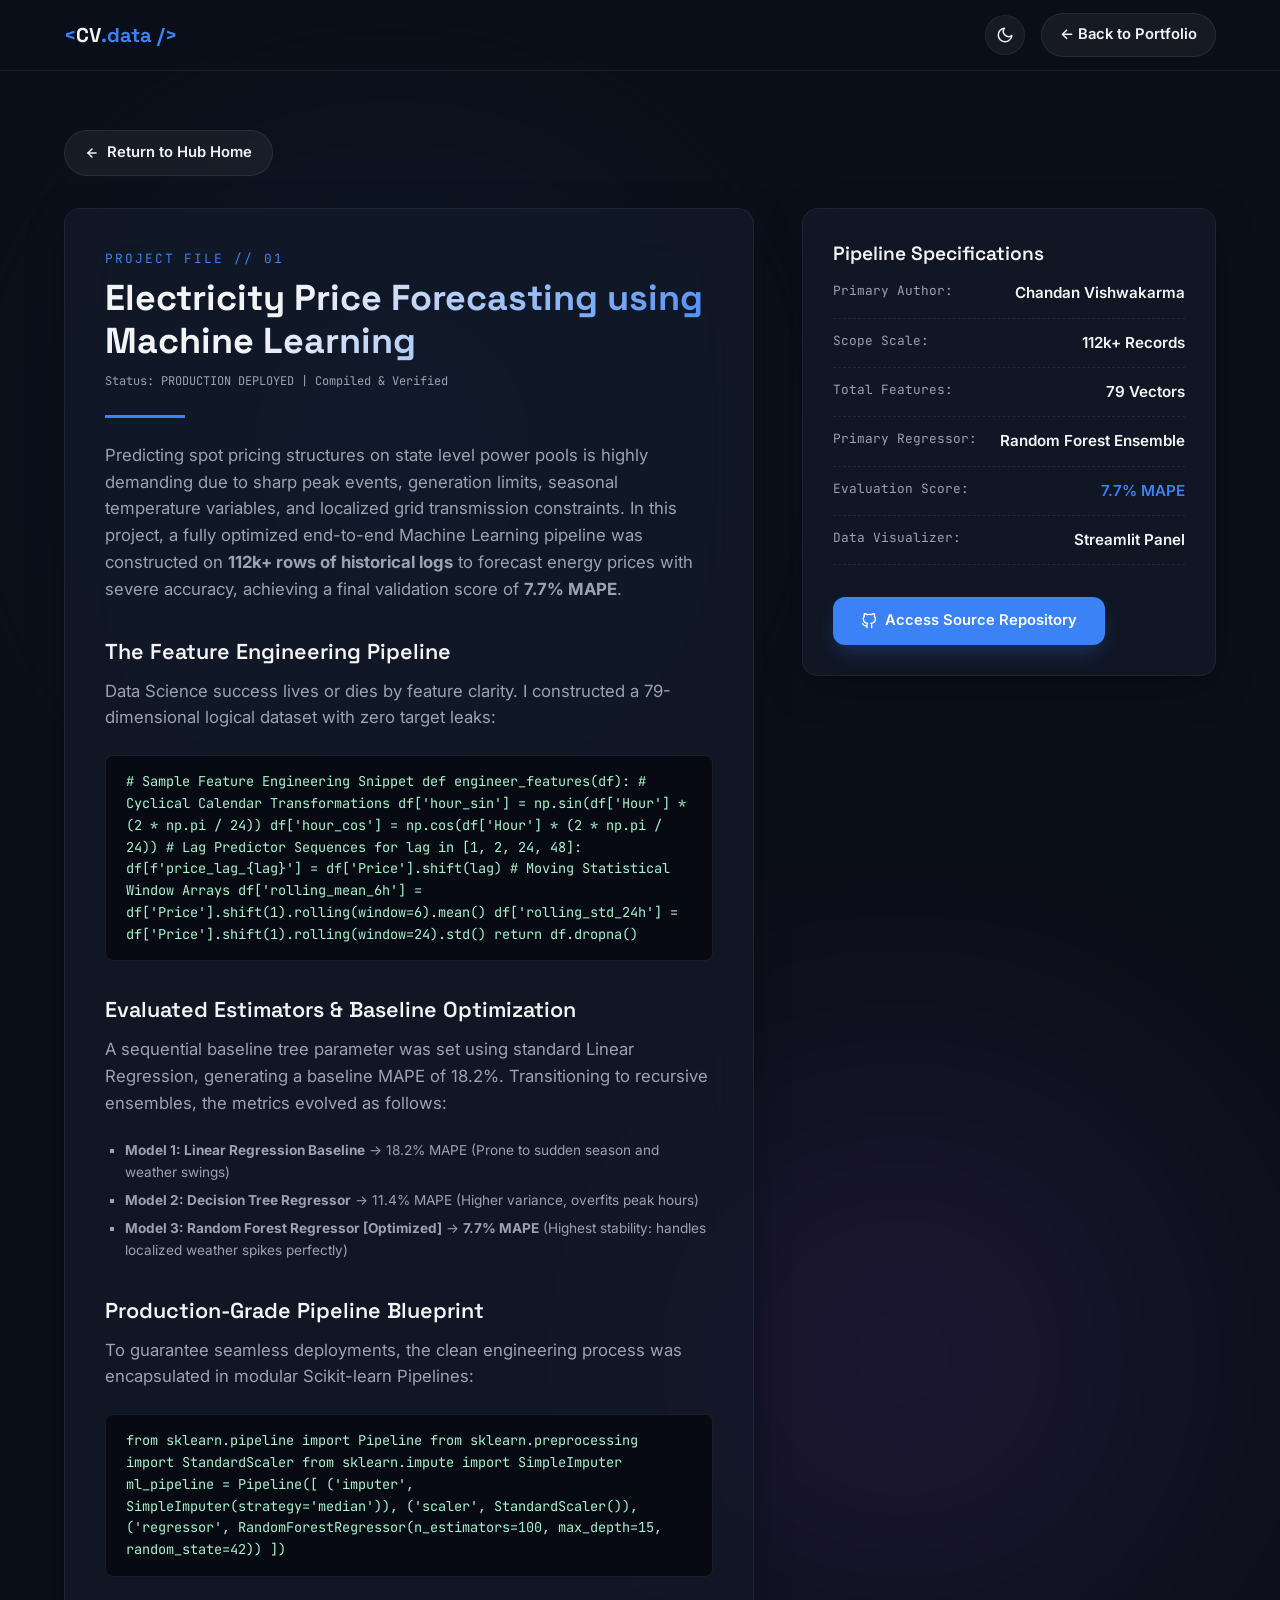
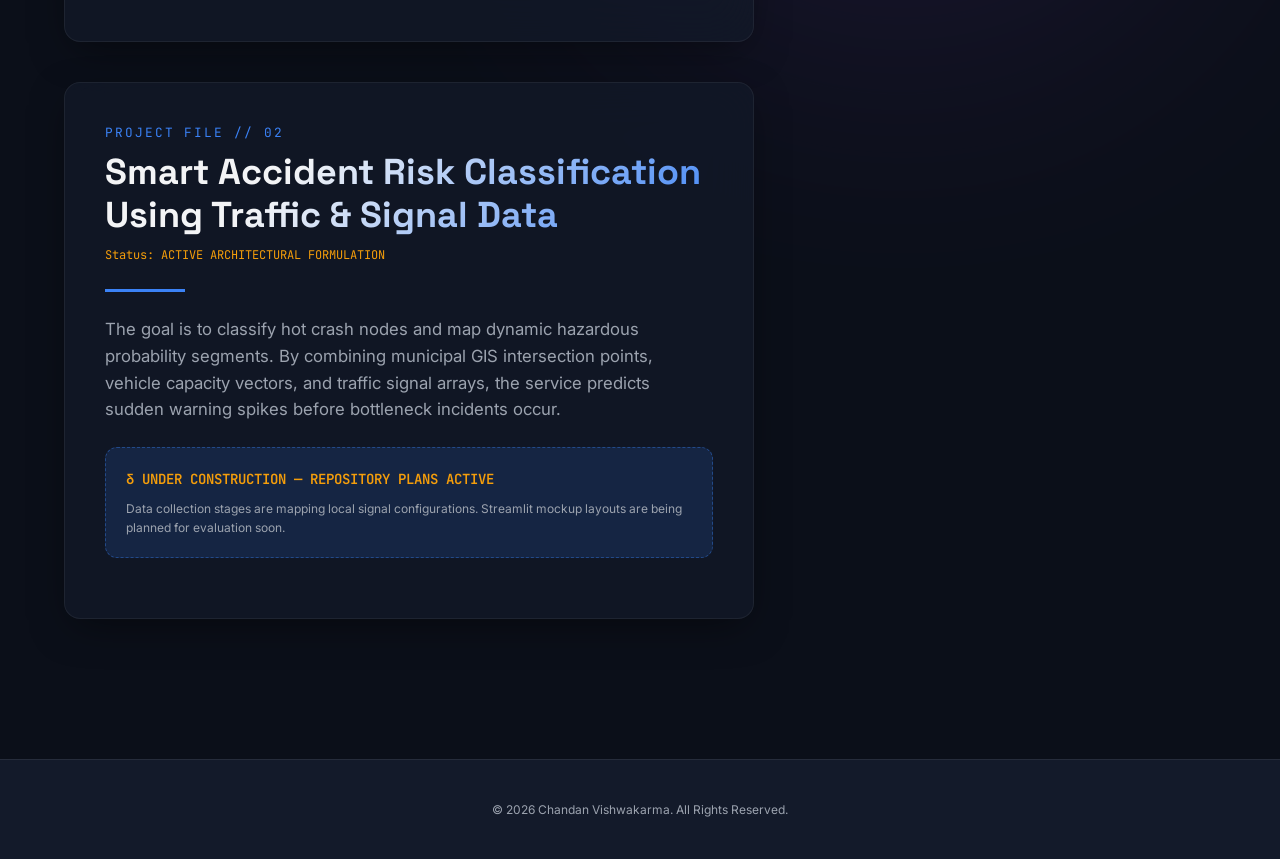
<file: pages/project-details.html>
<!DOCTYPE html>
<html lang="en" data-theme="dark">
<head>
  <meta charset="UTF-8" />
  <meta name="viewport" content="width=device-width, initial-scale=1.0" />
  <title>Detailed Project Files | Chandan Vishwakarma</title>
  
  <!-- Apple typography -->
  <link rel="preconnect" href="https://fonts.googleapis.com">
  <link rel="preconnect" href="https://fonts.gstatic.com" crossorigin>
  <link href="https://fonts.googleapis.com/css2?family=Inter:wght@300;400;500;600;700&family=Space+Grotesk:wght@400;500;600;700&family=JetBrains+Mono:wght@400;500&display=swap" rel="stylesheet">
  
  <link rel="stylesheet" href="/style.css" />
  <script>
    // Immediate theme setter
    (function() {
      const storedTheme = localStorage.getItem("portfolio-theme") || "dark";
      document.documentElement.setAttribute("data-theme", storedTheme);
    })();
  </script>
  
  <style>
    /* Details-specific decorative layout tweaks */
    .details-page-wrapper {
      padding: 130px 0 100px 0;
      min-height: 100vh;
    }
    .back-btn-row {
      margin-bottom: 2rem;
    }
    .details-layout-grid {
      display: grid;
      grid-template-columns: 2.5fr 1.5fr;
      gap: 3rem;
    }
    .project-doc-block {
      padding: 40px;
      margin-bottom: 2.5rem;
    }
    .meta-spec-list {
      list-style-type: none;
    }
    .meta-spec-list li {
      padding: 12px 0;
      border-bottom: 1px dashed var(--border-color);
      display: flex;
      justify-content: space-between;
      font-size: 0.95rem;
    }
    .meta-spec-lbl {
      color: var(--text-muted);
      font-family: var(--font-mono);
      font-size: 0.8rem;
    }
    .meta-spec-val {
      font-weight: 600;
    }
    .inline-code-box {
      background: var(--terminal-bg);
      border: 1px solid var(--border-color);
      color: #a7f3d0;
      padding: 15px 20px;
      border-radius: 8px;
      font-family: var(--font-mono);
      font-size: 0.85rem;
      overflow-x: auto;
      margin: 1.5rem 0;
    }
    @media (max-width: 991px) {
      .details-layout-grid {
        grid-template-columns: 1fr;
      }
    }
  </style>
</head>
<body>

  <!-- Ambient Glow -->
  <div class="ambient-glow" id="glow-1"></div>
  <div class="ambient-glow" id="glow-2"></div>

  <!-- SIMPLE STICKY HEADER -->
  <header class="navbar-wrapper scrolled">
    <div class="container navbar-container">
      <a href="/#home" class="nav-logo">
        <span class="logo-accent">&lt;</span>CV<span class="logo-accent">.data /&gt;</span>
      </a>
      <div class="nav-actions" style="display: flex; align-items: center; gap: 1rem;">
        <!-- Light/Dark Theme Toggle -->
        <button id="theme-toggle" class="theme-toggle-btn" aria-label="Toggle Light/Dark Theme">
          <svg class="sun-icon" xmlns="http://www.w3.org/2000/svg" width="18" height="18" viewBox="0 0 24 24" fill="none" stroke="currentColor" stroke-width="2" stroke-linecap="round" stroke-linejoin="round"><circle cx="12" cy="12" r="5"/><line x1="12" y1="1" x2="12" y2="3"/><line x1="12" y1="21" x2="12" y2="23"/><line x1="4.22" y1="4.22" x2="5.64" y2="5.64"/><line x1="18.36" y1="18.36" x2="19.78" y2="19.78"/><line x1="1" y1="12" x2="3" y2="12"/><line x1="21" y1="12" x2="23" y2="12"/><line x1="4.22" y1="19.78" x2="5.64" y2="18.36"/><line x1="18.36" y1="5.64" x2="19.78" y2="4.22"/></svg>
          <svg class="moon-icon" xmlns="http://www.w3.org/2000/svg" width="18" height="18" viewBox="0 0 24 24" fill="none" stroke="currentColor" stroke-width="2" stroke-linecap="round" stroke-linejoin="round"><path d="M21 12.79A9 9 0 1 1 11.21 3 7 7 0 0 0 21 12.79z"/></svg>
        </button>
        <a href="/#projects" class="btn btn-secondary text-xs" style="border-radius:30px; padding: 8px 18px;">
          &larr; Back to Portfolio
        </a>
      </div>
    </div>
  </header>

  <!-- CONTENT -->
  <main class="page-content details-page-wrapper">
    <div class="container">
      
      <!-- Back Link -->
      <div class="back-btn-row">
        <a href="/#projects" class="btn btn-secondary text-xs" style="padding: 10px 20px;">
          <svg xmlns="http://www.w3.org/2000/svg" width="14" height="14" viewBox="0 0 24 24" fill="none" stroke="currentColor" stroke-width="2.5" stroke-linecap="round" stroke-linejoin="round"><line x1="19" y1="12" x2="5" y2="12"/><polyline points="12 19 5 12 12 5"/></svg>
          Return to Hub Home
        </a>
      </div>

      <div class="details-layout-grid">
        
        <!-- MAIN DETAILED SECTION -->
        <div class="main-details-content">
          
          <!-- PROJECT 1 DOCUMENT -->
          <article class="project-doc-block glassmorphism" id="electricity-pricing-doc">
            <span class="section-label">PROJECT FILE // 01</span>
            <h1 class="font-gt font-bold mt-1 text-gradient" style="font-size: 2.25rem; line-height: 1.2;">
              Electricity Price Forecasting using Machine Learning
            </h1>
            <p class="text-muted font-mono text-xs mt-1">Status: PRODUCTION DEPLOYED | Compiled &amp; Verified</p>
            
            <div class="divider text-left" style="margin: 1.5rem 0; width: 80px;"></div>

            <p class="bio-text">
              Predicting spot pricing structures on state level power pools is highly demanding due to sharp peak events, generation limits, seasonal temperature variables, and localized grid transmission constraints. In this project, a fully optimized end-to-end Machine Learning pipeline was constructed on <strong>112k+ rows of historical logs</strong> to forecast energy prices with severe accuracy, achieving a final validation score of <strong>7.7% MAPE</strong>.
            </p>

            <h3 class="font-gt font-semibold mt-3" style="font-size: 1.35rem; color: var(--text-color);">The Feature Engineering Pipeline</h3>
            <p class="bio-text mt-1">
              Data Science success lives or dies by feature clarity. I constructed a 79-dimensional logical dataset with zero target leaks:
            </p>

            <div class="inline-code-box">
# Sample Feature Engineering Snippet
def engineer_features(df):
    # Cyclical Calendar Transformations
    df['hour_sin'] = np.sin(df['Hour'] * (2 * np.pi / 24))
    df['hour_cos'] = np.cos(df['Hour'] * (2 * np.pi / 24))
    
    # Lag Predictor Sequences
    for lag in [1, 2, 24, 48]:
        df[f'price_lag_{lag}'] = df['Price'].shift(lag)
        
    # Moving Statistical Window Arrays
    df['rolling_mean_6h'] = df['Price'].shift(1).rolling(window=6).mean()
    df['rolling_std_24h'] = df['Price'].shift(1).rolling(window=24).std()
    
    return df.dropna()
            </div>

            <h3 class="font-gt font-semibold mt-3" style="font-size: 1.35rem; color: var(--text-color);">Evaluated Estimators &amp; Baseline Optimization</h3>
            <p class="bio-text mt-1">
              A sequential baseline tree parameter was set using standard Linear Regression, generating a baseline MAPE of 18.2%. Transitioning to recursive ensembles, the metrics evolved as follows:
            </p>

            <ul class="cv-bullet-list mt-1">
              <li><strong>Model 1: Linear Regression Baseline</strong> &rarr; 18.2% MAPE (Prone to sudden season and weather swings)</li>
              <li><strong>Model 2: Decision Tree Regressor</strong> &rarr; 11.4% MAPE (Higher variance, overfits peak hours)</li>
              <li><strong>Model 3: Random Forest Regressor [Optimized]</strong> &rarr; <strong>7.7% MAPE</strong> (Highest stability: handles localized weather spikes perfectly)</li>
            </ul>

            <h3 class="font-gt font-semibold mt-3" style="font-size: 1.35rem; color: var(--text-color);">Production-Grade Pipeline Blueprint</h3>
            <p class="bio-text mt-1">
              To guarantee seamless deployments, the clean engineering process was encapsulated in modular Scikit-learn Pipelines:
            </p>
            <div class="inline-code-box">
from sklearn.pipeline import Pipeline
from sklearn.preprocessing import StandardScaler
from sklearn.impute import SimpleImputer

ml_pipeline = Pipeline([
    ('imputer', SimpleImputer(strategy='median')),
    ('scaler', StandardScaler()),
    ('regressor', RandomForestRegressor(n_estimators=100, max_depth=15, random_state=42))
])
            </div>
          </article>

          <!-- PROJECT 2: WORK IN PROGRESS FILE -->
          <article class="project-doc-block glassmorphism" id="accident-risk-doc">
            <span class="section-label">PROJECT FILE // 02</span>
            <h1 class="font-gt font-bold mt-1 text-gradient" style="font-size: 2.25rem; line-height: 1.2;">
              Smart Accident Risk Classification Using Traffic &amp; Signal Data
            </h1>
            <p class="text-muted font-mono text-xs mt-1" style="color:#f59e0b;">Status: ACTIVE ARCHITECTURAL FORMULATION</p>
            
            <div class="divider text-left" style="margin: 1.5rem 0; width: 80px;"></div>

            <p class="bio-text">
              The goal is to classify hot crash nodes and map dynamic hazardous probability segments. By combining municipal GIS intersection points, vehicle capacity vectors, and traffic signal arrays, the service predicts sudden warning spikes before bottleneck incidents occur.
            </p>

            <div style="background:var(--accent-glow); border:1px dashed var(--border-focus); border-radius:12px; padding:20px; margin:20px 0;">
              <p class="font-mono text-sm font-semibold" style="color:#f59e0b;">&delta; UNDER CONSTRUCTION &mdash; REPOSITORY PLANS ACTIVE</p>
              <p class="text-xs text-muted mt-1">
                Data collection stages are mapping local signal configurations. Streamlit mockup layouts are being planned for evaluation soon.
              </p>
            </div>
          </article>

        </div>

        <!-- RIGHT METADATA PANEL -->
        <div class="details-sidebar">
          
          <div class="glassmorphism" style="padding: 30px; position: sticky; top: 100px;">
            <h3 class="font-gt font-semibold mb-3" style="font-size: 1.2rem;">Pipeline Specifications</h3>
            
            <ul class="meta-spec-list">
              <li>
                <span class="meta-spec-lbl">Primary Author:</span>
                <span class="meta-spec-val">Chandan Vishwakarma</span>
              </li>
              <li>
                <span class="meta-spec-lbl">Scope Scale:</span>
                <span class="meta-spec-val">112k+ Records</span>
              </li>
              <li>
                <span class="meta-spec-lbl">Total Features:</span>
                <span class="meta-spec-val">79 Vectors</span>
              </li>
              <li>
                <span class="meta-spec-lbl">Primary Regressor:</span>
                <span class="meta-spec-val">Random Forest Ensemble</span>
              </li>
              <li>
                <span class="meta-spec-lbl">Evaluation Score:</span>
                <span class="meta-spec-val text-blue" style="color:var(--accent-blue);">7.7% MAPE</span>
              </li>
              <li>
                <span class="meta-spec-lbl">Data Visualizer:</span>
                <span class="meta-spec-val">Streamlit Panel</span>
              </li>
            </ul>

            <div style="margin-top: 2rem;">
              <a href="https://github.com/chandanvishwakarmaa" target="_blank" class="btn btn-primary w-full" style="border-radius:12px;">
                <svg xmlns="http://www.w3.org/2000/svg" width="16" height="16" viewBox="0 0 24 24" fill="none" stroke="currentColor" stroke-width="2" stroke-linecap="round" stroke-linejoin="round"><path d="M9 19c-5 1.5-5-2.5-7-3m14 6v-3.87a3.37 3.37 0 0 0-.94-2.61c3.14-.35 6.44-1.54 6.44-7A5.44 5.44 0 0 0 20 4.77 5.07 5.07 0 0 0 19.91 1S18.73.65 16 2.48a13.38 13.38 0 0 0-7 0C6.27.65 5.09 1 5.09 1A5.07 5.07 0 0 0 5 4.77a5.44 5.44 0 0 0-1.5 3.78c0 5.42 3.3 6.61 6.44 7A3.37 3.37 0 0 0 9 18.13V22"/></svg>
                Access Source Repository
              </a>
            </div>
          </div>

        </div>

      </div>
    </div>
  </main>

  <!-- SMALL FOOTER -->
  <footer class="footer-wrapper" style="padding: 40px 0;">
    <div class="container text-center">
      <p class="text-xs text-muted">&copy; 2026 Chandan Vishwakarma. All Rights Reserved.</p>
    </div>
  </footer>

  <script src="/script.js" defer></script>
</body>
</html>
</file>
<file: style.css>
/* style.css - Clean, Apple-Inspired Portfolio Style Engine */

/* 1. CSS VARIABLES & COLOR PALETTES */
:root {
  /* Fonts Mapping */
  --font-sans: "Inter", system-ui, -apple-system, sans-serif;
  --font-display: "Space Grotesk", sans-serif;
  --font-mono: "JetBrains Mono", monospace;

  /* Theme: Dark (Default) */
  --bg-color: #0b0f19;
  --bg-secondary: #131a2a;
  --text-color: #f3f4f6;
  --text-muted: #9ca3af;
  
  --accent-blue: #3b82f6;
  --accent-blue-hover: #60a5fa;
  --accent-glow: rgba(59, 130, 246, 0.15);
  --border-color: rgba(255, 255, 255, 0.08);
  --border-focus: rgba(59, 130, 246, 0.4);
  
  --glass-bg: rgba(19, 26, 42, 0.7);
  --glass-border: rgba(255, 255, 255, 0.06);
  --glass-blur: blur(24px);
  --card-shadow: 0 12px 40px -10px rgba(0, 0, 0, 0.5);

  --btn-secondary-bg: rgba(255, 255, 255, 0.05);
  --btn-secondary-hover: rgba(255, 255, 255, 0.1);

  --badge-bg: rgba(59, 130, 246, 0.12);
  --badge-text: #60a5fa;

  --terminal-bg: #070a13;
  --terminal-header: #111827;

  /* Resume specific print values */
  --resume-bg: #1c2333;
  --resume-text: #e5e7eb;
}

[data-theme="light"] {
  /* Theme: Light */
  --bg-color: #f5f7fa;
  --bg-secondary: #ffffff;
  --text-color: #1e293b;
  --text-muted: #64748b;
  
  --accent-blue: #0256e4;
  --accent-blue-hover: #1e40af;
  --accent-glow: rgba(2, 86, 228, 0.08);
  --border-color: rgba(0, 0, 0, 0.08);
  --border-focus: rgba(2, 86, 228, 0.4);
  
  --glass-bg: rgba(255, 255, 255, 0.75);
  --glass-border: rgba(0, 0, 0, 0.06);
  --glass-blur: blur(24px);
  --card-shadow: 0 12px 30px -8px rgba(0, 0, 0, 0.06);

  --btn-secondary-bg: rgba(0, 0, 0, 0.04);
  --btn-secondary-hover: rgba(0, 0, 0, 0.08);

  --badge-bg: rgba(2, 86, 228, 0.08);
  --badge-text: #0256e4;

  --terminal-bg: #1e293b;
  --terminal-header: #0f172a;

  /* Resume specific print values */
  --resume-bg: #ffffff;
  --resume-text: #111827;
}

/* 2. BASE GLOBAL RESETS & GENERALS */
* {
  box-sizing: border-box;
  margin: 0;
  padding: 0;
}

html {
  scroll-behavior: smooth;
  scroll-padding-top: 80px; /* Aligns with sticky navbar */
  font-family: var(--font-sans);
  font-size: 16px;
  background-color: var(--bg-color);
  color: var(--text-color);
}

body {
  position: relative;
  overflow-x: hidden;
  transition: background-color 0.4s ease, color 0.4s ease;
  line-height: 1.6;
}

.container {
  width: 100%;
  max-width: 1200px;
  margin: 0 auto;
  padding: 0 1.5rem;
}

/* Base structural utils */
.grid { display: grid; gap: 1.5rem; }
.grid-2-cols { grid-template-columns: repeat(2, 1fr); }
.grid-3-cols { grid-template-columns: repeat(3, 1fr); }
.flex { display: flex; }
.flex-col { flex-direction: column; }
.items-center { align-items: center; }
.justify-between { justify-content: space-between; }
.gap-1 { gap: 0.5rem; }
.gap-2 { gap: 1rem; }
.gap-3 { gap: 2rem; }

.mt-1 { margin-top: 0.5rem; }
.mt-2 { margin-top: 1rem; }
.mt-3 { margin-top: 2rem; }
.mx-auto { margin-left: auto; margin-right: auto; }
.text-center { text-align: center; }
.text-left { text-align: left; }
.font-mono { font-family: var(--font-mono); }
.font-sans { font-family: var(--font-sans); }
.font-gt { font-family: var(--font-display); }
.font-medium { font-weight: 500; }
.font-semibold { font-weight: 600; }
.font-bold { font-weight: 700; }
.text-xs { font-size: 0.75rem; }
.text-sm { font-size: 0.875rem; }
.text-muted { color: var(--text-muted); }
.text-gradient {
  background: linear-gradient(135deg, var(--text-color) 30%, var(--accent-blue) 100%);
  -webkit-background-clip: text;
  -webkit-text-fill-color: transparent;
}
.hidden { display: none !important; }

/* 3. APPLE BACKDROP AMBIENT GLOW SYSTEM */
.ambient-glow {
  position: absolute;
  border-radius: 50%;
  filter: blur(140px);
  z-index: -10;
  opacity: 0.15;
  pointer-events: none;
  transition: all 0.5s ease;
}
#glow-1 {
  top: 10%;
  left: 15%;
  width: 400px;
  height: 400px;
  background: var(--accent-blue);
}
#glow-2 {
  top: 45%;
  right: 10%;
  width: 500px;
  height: 500px;
  background: #a855f7;
}
#glow-3 {
  bottom: 15%;
  left: 20%;
  width: 350px;
  height: 350px;
  background: var(--accent-blue);
}

/* 4. GLASSMORPHISM CORE CLASS */
.glassmorphism {
  background: var(--glass-bg);
  backdrop-filter: var(--glass-blur);
  -webkit-backdrop-filter: var(--glass-blur);
  border: 1px solid var(--glass-border);
  box-shadow: var(--card-shadow);
  border-radius: 16px;
  transition: transform 0.3s cubic-bezier(0.16, 1, 0.3, 1), 
              box-shadow 0.3s cubic-bezier(0.16, 1, 0.3, 1), 
              border-color 0.3s ease;
}
.glassmorphism:hover {
  border-color: var(--border-focus);
}

/* 5. STICKY GLASS NAVBAR */
.navbar-wrapper {
  position: fixed;
  top: 0;
  left: 0;
  width: 100%;
  z-index: 100;
  border-bottom: 1px solid var(--border-color);
  background: rgba(11, 15, 25, 0.05); /* Transparent initially */
  backdrop-filter: none;
  -webkit-backdrop-filter: none;
  transition: all 0.3s cubic-bezier(0.16, 1, 0.3, 1);
}
.navbar-wrapper.scrolled {
  background: var(--glass-bg);
  backdrop-filter: var(--glass-blur);
  -webkit-backdrop-filter: var(--glass-blur);
  border-bottom: 1px solid var(--glass-border);
  box-shadow: 0 4px 30px rgba(0, 0, 0, 0.03);
}

.navbar-container {
  display: flex;
  align-items: center;
  justify-content: space-between;
  height: 70px;
}

.nav-logo {
  font-family: var(--font-display);
  font-weight: 700;
  font-size: 1.25rem;
  color: var(--text-color);
  text-decoration: none;
  display: flex;
  align-items: center;
}
.logo-accent {
  color: var(--accent-blue);
}

.nav-menu {
  display: flex;
  gap: 1.5rem;
}

.nav-item {
  color: var(--text-muted);
  text-decoration: none;
  font-size: 0.9rem;
  font-weight: 500;
  padding: 0.5rem 0.75rem;
  border-radius: 8px;
  transition: all 0.25s ease;
}
.nav-item:hover, .nav-item.active {
  color: var(--text-color);
  background: var(--btn-secondary-bg);
}

.nav-actions {
  display: flex;
  align-items: center;
  gap: 1rem;
}

/* SLIDER THEME TOGGLE (Apple Style slider feel) */
.theme-toggle-btn {
  background: var(--btn-secondary-bg);
  border: 1px solid var(--glass-border);
  cursor: pointer;
  width: 40px;
  height: 40px;
  border-radius: 50%;
  display: flex;
  align-items: center;
  justify-content: center;
  color: var(--text-color);
  transition: all 0.25s ease;
}
.theme-toggle-btn:hover {
  background: var(--btn-secondary-hover);
  transform: scale(1.05);
}
.theme-toggle-btn svg {
  transition: transform 0.4s ease;
}
[data-theme="dark"] .sun-icon { display: none; }
[data-theme="light"] .moon-icon { display: none; }

/* Mobile Menu Button */
.mobile-toggle {
  display: none;
  background: none;
  border: none;
  cursor: pointer;
  flex-direction: column;
  gap: 6px;
  width: 30px;
  padding: 4px;
  z-index: 101;
}
.mobile-toggle .line {
  display: block;
  width: 22px;
  height: 2px;
  background-color: var(--text-color);
  transition: all 0.3s cubic-bezier(0.16, 1, 0.3, 1);
}
.mobile-toggle.open .line:nth-child(1) {
  transform: translateY(8px) rotate(45deg);
}
.mobile-toggle.open .line:nth-child(2) {
  opacity: 0;
}
.mobile-toggle.open .line:nth-child(3) {
  transform: translateY(-8px) rotate(-45deg);
}

/* 6. BUTTON ENGINE (Apple standard sizes) */
.btn {
  display: inline-flex;
  align-items: center;
  justify-content: center;
  gap: 8px;
  font-family: var(--font-sans);
  font-size: 0.925rem;
  font-weight: 600;
  text-decoration: none;
  border-radius: 40px; /* Pillow oval look */
  padding: 12px 28px;
  cursor: pointer;
  transition: all 0.3s cubic-bezier(0.16, 1, 0.3, 1);
  border: none;
  min-height: 44px; /* Touch target rules */
  white-space: nowrap;
}

.btn-primary {
  background: var(--accent-blue);
  color: #ffffff;
  box-shadow: 0 10px 20px -5px rgba(59, 130, 246, 0.3);
}
.btn-primary:hover {
  background: var(--accent-blue-hover);
  transform: translateY(-2px);
  box-shadow: 0 12px 24px -4px rgba(59, 130, 246, 0.4);
}

.btn-secondary {
  background: var(--btn-secondary-bg);
  color: var(--text-color);
  border: 1px solid var(--border-color);
}
.btn-secondary:hover {
  background: var(--btn-secondary-hover);
  border-color: var(--text-muted);
  transform: translateY(-2px);
}

.btn-text {
  background: none;
  color: var(--accent-blue);
  padding: 0.5rem 1rem;
  font-weight: 600;
}
.btn-text:hover {
  color: var(--accent-blue-hover);
  text-decoration: underline;
}

.btn-icon-only {
  padding: 10px 16px;
  border-radius: 40px;
}

/* 7. HERO SECTION ARCHITECTURE */
.hero-section {
  padding: 180px 0 100px 0;
  min-height: calc(100vh - 70px);
  display: flex;
  align-items: center;
  position: relative;
}

.badge-row {
  margin-bottom: 1.5rem;
  display: flex;
}

.opportunities-badge {
  display: inline-flex;
  align-items: center;
  gap: 8px;
  background: var(--badge-bg);
  color: var(--badge-text);
  font-family: var(--font-mono);
  font-size: 0.8rem;
  font-weight: 600;
  padding: 8px 16px;
  border-radius: 30px;
  border: 1px solid rgba(59, 130, 246, 0.15);
}
.badge-dot {
  width: 8px;
  height: 8px;
  background-color: var(--accent-blue);
  border-radius: 50%;
  display: inline-block;
}

.hero-title {
  font-family: var(--font-display);
  font-size: 4rem;
  line-height: 1.1;
  font-weight: 700;
  letter-spacing: -0.03em;
  margin-bottom: 0.5rem;
  color: var(--text-color);
  text-align: left;
}

.hero-subtitle {
  font-family: var(--font-display);
  font-size: 2.25rem;
  font-weight: 600;
  letter-spacing: -0.02em;
  margin-bottom: 1rem;
  text-align: left;
}

.hero-tagline {
  font-size: 1.25rem;
  color: var(--accent-blue);
  margin-bottom: 1.5rem;
  text-align: left;
  border-right: 2px solid var(--accent-blue);
  width: fit-content;
  padding-right: 6px;
  white-space: nowrap;
}

.hero-summary {
  font-size: 1.1rem;
  text-align: left;
  margin-bottom: 2.5rem;
  max-width: 500px;
}

.hero-actions {
  display: flex;
  gap: 1rem;
}

/* INTERACTIVE APPLE TERMINAL DESIGN */
.terminal-mock {
  width: 100%;
  max-width: 500px;
  background: var(--terminal-bg);
  border: 1px solid var(--border-color);
  border-radius: 12px;
  box-shadow: 0 20px 50px -15px rgba(0, 0, 0, 0.5);
  overflow: hidden;
  text-align: left;
  margin: 0 auto;
}
.terminal-header {
  background: var(--terminal-header);
  padding: 10px 16px;
  display: flex;
  align-items: center;
  gap: 6px;
  border-bottom: 1px solid var(--border-color);
}
.terminal-dot {
  width: 10px;
  height: 10px;
  border-radius: 50%;
  display: inline-block;
}
.dot-red { background-color: #ef4444; }
.dot-yellow { background-color: #f59e0b; }
.dot-green { background-color: #10b981; }
.terminal-title {
  margin-left: 8px;
  color: #6b7280;
}
.terminal-body {
  padding: 18px;
  line-height: 1.6;
  font-size: 0.85rem;
  color: #a7f3d0; /* Soft terminal green */
  white-space: pre-wrap;
  word-wrap: break-word;
  word-break: break-word;
  overflow-x: auto;
}
.line-comment {
  color: #4b5563;
}
.code-kw {
  color: #f472b6;
}
.code-str {
  color: #38bdf8;
}
.line-output {
  color: #10b981;
  display: block;
  margin-top: 0.5rem;
  padding-top: 0.5rem;
  border-top: 1px solid rgba(255, 255, 255, 0.05);
}

.scroll-down {
  position: absolute;
  bottom: 2.5rem;
  left: 50%;
  transform: translateX(-50%);
  display: flex;
  justify-content: center;
}
.scroll-down a {
  color: var(--text-muted);
  text-decoration: none;
  transition: color 0.25s ease;
}
.scroll-down a:hover {
  color: var(--text-color);
}

/* Animation utilities */
@keyframes bounce {
  0%, 100% { transform: translateY(0); }
  50% { transform: translateY(-8px); }
}
.bounce {
  animation: bounce 2s infinite;
}

@keyframes pulse {
  0%, 100% { opacity: 1; }
  50% { opacity: 0.6; }
}
.animate-pulse {
  animation: pulse 2.5s cubic-bezier(0.4, 0, 0.6, 1) infinite;
}

/* 8. SECTIONS CORE STYLING */
.section {
  padding: 100px 0;
  position: relative;
}
.bg-light-gray {
  background-color: var(--bg-secondary);
}

.section-header {
  margin-bottom: 3.5rem;
}
.section-label {
  font-family: var(--font-mono);
  font-size: 0.8rem;
  text-transform: uppercase;
  letter-spacing: 0.15em;
  color: var(--accent-blue);
  margin-bottom: 0.5rem;
  display: block;
}
.section-title {
  font-family: var(--font-display);
  font-size: 2.5rem;
  font-weight: 700;
  letter-spacing: -0.02em;
  color: var(--text-color);
}
.divider {
  width: 60px;
  height: 3px;
  background-color: var(--accent-blue);
  margin: 1rem auto 0 auto;
}

/* 9. ABOUT & BIO COMPLIANCE */
.about-illustration {
  background: var(--bg-secondary);
  border: 1px solid var(--border-color);
  border-radius: 16px;
  padding: 24px;
  display: flex;
  justify-content: center;
  align-items: center;
  box-shadow: var(--card-shadow);
}
.pipeline-illustration {
  width: 100%;
  max-width: 360px;
  height: auto;
}

.bio-text {
  font-size: 1.05rem;
  color: var(--text-muted);
  margin-bottom: 1.5rem;
}

.about-highlights-grid {
  display: grid;
  grid-template-columns: repeat(2, 1fr);
  gap: 1rem;
  margin-top: 1.5rem;
}
.bio-badge {
  background: var(--btn-secondary-bg);
  border: 1px solid var(--border-color);
  border-radius: 12px;
  padding: 16px;
  text-align: left;
}
.bio-badge-num {
  font-family: var(--font-display);
  font-size: 1.75rem;
  font-weight: 700;
  color: var(--accent-blue);
  display: block;
  line-height: 1.2;
}
.bio-badge-lbl {
  font-size: 0.8rem;
  color: var(--text-muted);
  font-weight: 500;
}

/* 10. SKILLS & CAPABILITIES LAYOUT */
.skills-grid {
  display: grid;
  grid-template-columns: repeat(3, 1fr);
  gap: 2rem;
}

.skill-card-group {
  padding: 30px;
  border-radius: 16px;
}
.card-group-icon {
  width: 50px;
  height: 50px;
  background: var(--btn-secondary-bg);
  border: 1px solid var(--border-color);
  border-radius: 12px;
  display: flex;
  align-items: center;
  justify-content: center;
  margin-bottom: 1.5rem;
  color: var(--accent-blue);
}
.skill-group-title {
  font-family: var(--font-display);
  font-size: 1.25rem;
  font-weight: 600;
  margin-bottom: 1rem;
}
.skill-list {
  list-style-type: none;
}
.skill-list li {
  margin-bottom: 0.75rem;
  display: flex;
  align-items: center;
  gap: 8px;
  color: var(--text-muted);
}
.skill-bullet {
  color: var(--accent-blue);
  font-size: 0.6rem;
}
.skill-note {
  color: #6b7280;
  font-size: 0.8rem;
}

/* Active Growth edge widget */
.learning-container {
  padding: 20px 24px;
}
.pulse-indicator {
  display: inline-block;
  width: 10px;
  height: 10px;
  background-color: #10b981;
  border-radius: 50%;
  position: relative;
}
.pulse-indicator::after {
  content: '';
  position: absolute;
  top: 0;
  left: 0;
  width: 100%;
  height: 100%;
  background-color: #10b981;
  border-radius: 50%;
  animation: pulse 1.8s infinite;
}
.learning-tag {
  background: rgba(59, 130, 246, 0.08);
  border: 1px solid rgba(59, 130, 246, 0.12);
  border-radius: 40px;
  padding: 6px 14px;
  font-family: var(--font-mono);
  font-size: 0.8rem;
  color: var(--text-color);
}

/* 11. BENTO GRID ARCHITECTURE (Bento Metrics) */
.achievements-bento {
  display: grid;
  grid-template-columns: repeat(3, 1fr);
  gap: 1.5rem;
}
.bento-item {
  padding: 35px;
  border-radius: 20px;
  display: flex;
  flex-direction: column;
  justify-content: center;
  align-items: flex-start;
}
.bento-badge {
  font-family: var(--font-mono);
  font-size: 0.75rem;
  background: var(--badge-bg);
  color: var(--badge-text);
  padding: 4px 10px;
  border-radius: 20px;
  margin-bottom: 1.5rem;
  font-weight: 500;
}
.bento-metric {
  font-size: 3.5rem;
  font-weight: 700;
  line-height: 1;
  letter-spacing: -0.03em;
  margin-bottom: 0.5rem;
}
.bento-item-title {
  font-family: var(--font-display);
  font-size: 1.15rem;
  font-weight: 600;
  margin-bottom: 0.75rem;
}
.bento-item-title-large {
  font-family: var(--font-display);
  font-size: 1.5rem;
  font-weight: 700;
  margin-bottom: 0.75rem;
}
.bento-desc {
  color: var(--text-muted);
  line-height: 1.5;
}
.bento-accent {
  background: linear-gradient(135deg, rgba(59, 130, 246, 0.12) 0%, rgba(139, 92, 246, 0.05) 100%);
  border: 1px solid rgba(59, 130, 246, 0.25);
}
.bento-accent .bento-metric {
  color: var(--accent-blue);
}
.blueprint-graphic {
  background: var(--btn-secondary-bg);
  padding: 14px 20px;
  border-radius: 8px;
  border: 1px dashed var(--border-color);
  color: var(--accent-blue);
}
.bento-full-width {
  grid-column: span 3 / span 3;
}
.bento-text-wrapper {
  max-width: 60%;
}

/* 12. PROJECT GRID CARDS LAYOUT */
.projects-grid {
  display: grid;
  grid-template-columns: repeat(2, 1fr);
  gap: 2rem;
}

.project-card {
  padding: 30px;
  display: flex;
  flex-direction: column;
  border-radius: 20px;
  height: 100%;
}
.project-card:hover {
  transform: translateY(-4px);
  box-shadow: 0 20px 48px -15px rgba(0, 0, 0, 0.15);
}
.project-header {
  display: flex;
  justify-content: space-between;
  align-items: center;
  margin-bottom: 1rem;
}
.project-status-pill {
  font-family: var(--font-mono);
  font-size: 0.75rem;
  padding: 4px 10px;
  border-radius: 12px;
  font-weight: 600;
}
.tag-completed {
  background: rgba(16, 185, 129, 0.12);
  color: #10b981;
}
.tag-progress {
  background: rgba(245, 158, 11, 0.12);
  color: #f59e0b;
}
.project-date {
  font-size: 0.75rem;
  color: var(--text-muted);
}
.project-card-title {
  font-family: var(--font-display);
  font-size: 1.35rem;
  font-weight: 700;
  line-height: 1.3;
  margin-bottom: 0.75rem;
}
.project-card-desc {
  font-size: 0.95rem;
  line-height: 1.5;
  margin-bottom: 1.5rem;
  flex-grow: 1;
}
.project-card-stats {
  background: var(--btn-secondary-bg);
  border: 1px solid var(--border-color);
  padding: 14px;
  border-radius: 12px;
  margin-bottom: 1.5rem;
}
.stat-cell {
  display: flex;
  flex-direction: column;
}
.stat-num {
  font-family: var(--font-display);
  font-size: 1.15rem;
  font-weight: 700;
  color: var(--text-color);
}
.stat-lbl {
  color: var(--text-muted);
}
.project-tech-tags {
  margin-bottom: 1.5rem;
}
.tech-tag {
  background: var(--btn-secondary-bg);
  border: 1px solid var(--border-color);
  padding: 4px 10px;
  border-radius: 8px;
  color: var(--text-muted);
}
.highlight-tag {
  border-color: rgba(59, 130, 246, 0.3);
  color: var(--accent-blue);
}
.project-card-actions {
  display: flex;
  align-items: center;
  gap: 1rem;
}
.status-indicator-wip {
  color: #f59e0b;
}

/* 13. DYNAMIC RESUME INTERACTIVE VIEW */
.resume-controls-bar {
  display: flex;
  justify-content: space-between;
  align-items: center;
  padding: 15px 24px;
  border-radius: 12px;
  margin-bottom: 1.5rem;
  gap: 1.5rem;
  width: 100%;
}
.document-indicator {
  letter-spacing: 0.05em;
  color: var(--text-muted);
}
.resume-actions-group {
  display: flex;
  gap: 0.75rem;
}

.resume-document-canvas-outer {
  width: 100%;
  max-width: 820px;
  margin: 0 auto;
}
/* Fully Styled Standard Page Sheet layout */
.resume-sheet {
  background: var(--resume-bg);
  color: var(--resume-text);
  border: 1px solid var(--border-color);
  box-shadow: 0 16px 40px rgba(0,0,0,0.15);
  border-radius: 8px;
  padding: 45px 50px;
  transition: all 0.3s ease;
  line-height: 1.5;
  text-align: left;
}

/* Fullscreen triggers */
.resume-sheet.fullscreen-mode {
  position: fixed;
  top: 5%;
  left: 5%;
  width: 90%;
  height: 90%;
  overflow-y: auto;
  z-index: 1000;
  border-radius: 12px;
  background: var(--bg-secondary);
  padding: 50px 80px;
}
.resume-sheet.fullscreen-mode::after {
  content: 'ESC to Exit';
  position: fixed;
  top: 20px;
  right: 20px;
  background: var(--accent-blue);
  color: #ffffff;
  padding: 6px 12px;
  border-radius: 4px;
  font-family: var(--font-mono);
  font-size: 11px;
}

/* Standard physical replica resume structures */
.cv-header {
  margin-bottom: 2rem;
}
.cv-name {
  font-family: var(--font-sans);
  font-size: 1.75rem;
  font-weight: 700;
  letter-spacing: 0.02em;
}
.cv-role {
  font-family: var(--font-sans);
  font-size: 0.85rem;
  font-weight: 700;
  letter-spacing: 0.05em;
  margin-top: 0.25rem;
  color: var(--accent-blue);
}
.cv-meta {
  font-size: 0.85rem;
  margin-top: 0.5rem;
  word-wrap: break-word;
  word-break: break-word;
}
.cv-separator {
  margin: 0 0.5rem;
  color: var(--text-muted);
}
.cv-meta a {
  text-decoration: none;
  color: inherit;
}
.cv-meta a:hover {
  text-decoration: underline;
}
.cv-body-text {
  font-size: 0.85rem;
  color: var(--text-muted);
  text-align: justify;
}
.cv-section {
  margin-bottom: 1.5rem;
}
.cv-section-title {
  font-family: var(--font-sans);
  font-size: 0.95rem;
  font-weight: 700;
  text-transform: capitalize;
  letter-spacing: 0.02em;
}
.cv-line {
  height: 1px;
  background-color: var(--border-color);
  margin: 0.4rem 0 0.8rem 0;
}
.cv-skill-cat {
  font-size: 0.85rem;
}
.cv-bullet-list {
  list-style-type: square;
  padding-left: 1.25rem;
  font-size: 0.85rem;
  color: var(--text-muted);
  margin-bottom: 0.75rem;
}
.cv-bullet-list li {
  margin-bottom: 0.4rem;
}
.cv-subheading {
  font-size: 0.85rem;
}
.cv-meta-text {
  font-size: 0.8rem;
}

/* 14. MODERN FAQ ACCORDIONS (No flash layout) */
.faq-accordion-group {
  display: flex;
  flex-direction: column;
  gap: 1rem;
}
.faq-item {
  border-radius: 12px;
  overflow: hidden;
  cursor: pointer;
  padding: 1.25rem 1.5rem;
}
.faq-trigger {
  display: flex;
  justify-content: space-between;
  align-items: center;
  user-select: none;
}
.faq-question {
  font-family: var(--font-display);
  font-size: 1.05rem;
  font-weight: 600;
}
.faq-icon-holder {
  display: flex;
  align-items: center;
  justify-content: center;
  transition: transform 0.3s cubic-bezier(0.16, 1, 0.3, 1);
  color: var(--accent-blue);
}
.faq-content {
  max-height: 0;
  overflow: hidden;
  transition: max-height 0.3s cubic-bezier(0.16, 1, 0.3, 1);
}
.faq-answer {
  padding-top: 1rem;
  font-size: 0.95rem;
  color: var(--text-muted);
  line-height: 1.6;
}
/* Opened state hooks */
.faq-item.open .faq-icon-holder {
  transform: rotate(180deg);
}
.faq-item.open .faq-content {
  max-height: 300px; /* Arbitrary large enough value */
}

/* 15. CONTACT AND FORM */
.contact-details-panel {
  padding: 40px;
  border-radius: 20px;
}
.contact-detail-item {
  display: flex;
  align-items: center;
  gap: 1.25rem;
  margin-bottom: 1.5rem;
}
.icon-circle {
  width: 44px;
  height: 44px;
  border-radius: 50%;
  display: flex;
  align-items: center;
  justify-content: center;
  flex-shrink: 0;
}
.bg-blue-glow {
  background: var(--accent-glow);
}
.contact-lbl {
  font-size: 0.75rem;
  text-transform: uppercase;
  color: var(--text-muted);
  font-family: var(--font-mono);
  letter-spacing: 0.15em;
  margin-bottom: 2px;
}
.contact-val {
  font-size: 0.95rem;
  color: var(--text-color);
  font-weight: 500;
  text-decoration: none;
}
.hover-link:hover {
  text-decoration: underline;
  color: var(--accent-blue);
}

.social-links-grid {
  display: grid;
  grid-template-columns: repeat(2, 1fr);
  gap: 1rem;
  margin-top: 2rem;
}
.social-badge {
  background: var(--btn-secondary-bg);
  border: 1px solid var(--border-color);
  border-radius: 12px;
  padding: 12px 18px;
  display: flex;
  align-items: center;
  justify-content: center;
  gap: 10px;
  color: var(--text-color);
  text-decoration: none;
  font-weight: 600;
  font-size: 0.9rem;
  transition: all 0.25s ease;
}
.social-badge:hover {
  border-color: var(--accent-blue);
  background: var(--accent-glow);
  transform: translateY(-2px);
}

/* Form Styles */
.contact-form {
  padding: 40px;
  border-radius: 20px;
}
.form-row {
  margin-bottom: 1.5rem;
  width: 100%;
}
.form-label {
  display: block;
  margin-bottom: 0.5rem;
  color: var(--text-muted);
}
.req {
  color: #ef4444;
}
.form-input, .form-textarea {
  width: 100%;
  background: var(--btn-secondary-bg);
  border: 1px solid var(--border-color);
  border-radius: 8px;
  padding: 12px 16px;
  color: var(--text-color);
  font-size: 0.95rem;
  font-family: var(--font-sans);
  transition: all 0.25s ease;
}
.form-input:focus, .form-textarea:focus {
  outline: none;
  border-color: var(--accent-blue);
  box-shadow: 0 0 0 3px var(--accent-glow);
}
.form-feedback-banner {
  background: rgba(16, 185, 129, 0.12);
  border: 1px solid rgba(16, 185, 129, 0.3);
  border-radius: 8px;
  color: #10b981;
  padding: 12px 16px;
  font-size: 0.85rem;
  margin-bottom: 1.5rem;
  display: flex;
  align-items: center;
  gap: 8px;
}

/* 16. FOOTER STYLING */
.footer-wrapper {
  background-color: var(--bg-secondary);
  border-top: 1px solid var(--border-color);
  padding: 60px 0;
}
.footer-logo {
  font-family: var(--font-display);
  font-weight: 700;
  margin-bottom: 1rem;
}
.clock-metric-badge {
  display: inline-block;
  background: var(--bg-color);
  border: 1px solid var(--border-color);
  padding: 8px 16px;
  border-radius: 30px;
  margin: 1.5rem 0;
}
.clock-time {
  color: var(--accent-blue);
}

/* 17. FLOATING WHATSAPP BUTTON */
.whats-floating-btn {
  position: fixed;
  bottom: 25px;
  right: 25px;
  background-color: #25d366;
  color: #ffffff;
  border-radius: 40px;
  padding: 12px 20px;
  box-shadow: 0 6px 20px rgba(37, 211, 102, 0.3);
  text-decoration: none;
  display: flex;
  align-items: center;
  gap: 10px;
  z-index: 90;
  opacity: 0;
  transform: translateY(20px);
  pointer-events: none;
  transition: all 0.4s cubic-bezier(0.16, 1, 0.3, 1);
}
.whats-floating-btn.visible {
  opacity: 1;
  transform: translateY(0);
  pointer-events: auto;
}
.whats-floating-btn:hover {
  transform: translateY(-4px) scale(1.02);
  box-shadow: 0 8px 24px rgba(37, 211, 102, 0.4);
}
.wa-icon {
  width: 20px;
  height: 20px;
  stroke-width: 2px;
}

/* 18. MODAL TRANSITIONS (Apple style scale-in) */
.modal-root {
  position: fixed;
  top: 0;
  left: 0;
  width: 100%;
  height: 100%;
  background: rgba(11, 15, 25, 0.6);
  backdrop-filter: blur(12px);
  -webkit-backdrop-filter: blur(12px);
  display: flex;
  align-items: center;
  justify-content: center;
  z-index: 1000;
  opacity: 0;
  pointer-events: none;
  transition: opacity 0.3s cubic-bezier(0.16, 1, 0.3, 1);
}
.modal-root.visible {
  opacity: 1;
  pointer-events: auto;
}
.modal-dialog {
  width: 90%;
  max-width: 680px;
  border-radius: 16px;
  overflow: hidden;
  transform: scale(0.95);
  transition: transform 0.3s cubic-bezier(0.16, 1, 0.3, 1);
}
.modal-root.visible .modal-dialog {
  transform: scale(1);
}
.modal-header-nav {
  background: var(--terminal-header);
  padding: 12px 20px;
  display: flex;
  justify-content: space-between;
  align-items: center;
  border-bottom: 1px solid var(--border-color);
}
.modal-path {
  color: var(--text-muted);
}
.modal-close-btn {
  background: none;
  border: none;
  cursor: pointer;
  color: var(--text-color);
  opacity: 0.7;
  transition: all 0.2s ease;
  width: 30px;
  height: 30px;
  display: inline-flex;
  align-items: center;
  justify-content: center;
  border-radius: 50%;
}
.modal-close-btn:hover {
  opacity: 1;
  background-color: var(--btn-secondary-hover);
}
.modal-body-content {
  padding: 30px;
  max-height: 80vh;
  overflow-y: auto;
}

/* Modal Content formatting */
.modal-section-title {
  font-family: var(--font-display);
  font-size: 1.5rem;
  font-weight: 700;
  margin-bottom: 1rem;
}
.modal-meta-row {
  display: flex;
  gap: 1.5rem;
  margin-bottom: 1.5rem;
  padding-bottom: 1rem;
  border-bottom: 1px dashed var(--border-color);
}
.modal-meta-label {
  font-family: var(--font-mono);
  font-size: 0.75rem;
  color: var(--text-muted);
}
.modal-paragraph {
  font-size: 0.95rem;
  color: var(--text-muted);
  line-height: 1.6;
  margin-bottom: 1.25rem;
}
.modal-bullet-title {
  font-family: var(--font-sans);
  font-weight: 600;
  color: var(--text-color);
  margin-bottom: 0.5rem;
}
.modal-bullet-list {
  list-style-type: disc;
  padding-left: 1.5rem;
  margin-bottom: 1.5rem;
}
.modal-bullet-list li {
  margin-bottom: 0.5rem;
  font-size: 0.95rem;
  color: var(--text-muted);
}

/* RESPONSIVE LAYOUT MATRIX */
@media (max-width: 1024px) {
  .hero-title { font-size: 3.25rem; }
  .skills-grid { grid-template-columns: repeat(2, 1fr); }
  .achievements-bento { grid-template-columns: repeat(2, 1fr); }
  .bento-full-width { grid-column: span 2 / span 2; }
}

@media (max-width: 768px) {
  /* Dynamic mobile burger overrides */
  .mobile-toggle { display: flex; }
  .nav-menu {
    position: fixed;
    top: 70px;
    left: -100%;
    width: 100%;
    height: calc(100vh - 70px);
    background: var(--bg-color);
    flex-direction: column;
    align-items: center;
    justify-content: center;
    gap: 2rem;
    transition: all 0.4s cubic-bezier(0.16, 1, 0.3, 1);
    z-index: 99;
  }
  .nav-menu.open {
    left: 0;
  }
  .nav-item {
    font-size: 1.35rem;
  }

  /* Reduce side padding for containers on mobile to maximize content real estate and prevent overflow */
  .container {
    padding: 0 16px !important;
  }

  /* Grid columns compress to 1-col for phones */
  .grid-2-cols, .grid-3-cols, .skills-grid, .achievements-bento, .projects-grid, .about-highlights-grid, .social-links-grid {
    grid-template-columns: 1fr !important;
  }

  /* Force Key Performance Metrics section to a single vertical column */
  .achievements-bento {
    display: flex !important;
    flex-direction: column !important;
    gap: 1.25rem !important;
    width: 100% !important;
    max-width: 100% !important;
    box-sizing: border-box !important;
  }

  /* Perfect styling and centering inside mobile bento elements */
  .bento-item {
    align-items: center !important;
    text-align: center !important;
    width: 100% !important;
    max-width: 100% !important;
    min-width: 0 !important;
    box-sizing: border-box !important;
    padding: 24px 20px !important;
    overflow: hidden !important;
  }

  /* Scale metric font size so large numbers can display fully without clipping */
  .bento-metric {
    font-size: 2.75rem !important;
    text-align: center !important;
    width: 100% !important;
    margin-bottom: 0.5rem !important;
  }

  .bento-full-width { grid-column: auto !important; }
  .bento-full-content { 
    display: flex !important;
    flex-direction: column !important; 
    gap: 1.5rem !important; 
    text-align: center !important; 
    width: 100% !important;
    max-width: 100% !important;
    min-width: 0 !important;
    overflow: hidden !important;
  }
  .bento-text-wrapper { 
    max-width: 100% !important; 
    text-align: center !important;
    display: flex !important;
    flex-direction: column !important;
    align-items: center !important;
    width: 100% !important;
    min-width: 0 !important;
    box-sizing: border-box !important;
  }

  /* Center Align Sections in Mobile Mode */
  .section-header, .about-bio-panel, .contact-details-panel {
    text-align: center !important;
  }
  .divider {
    margin: 1.25rem auto !important;
  }

  /* Responsive Blueprint Graphic styling - fully visible on mobile without stretching parent */
  .blueprint-graphic {
    width: 100% !important;
    max-width: 100% !important;
    text-align: center !important;
    font-size: 0.7rem !important;
    padding: 12px 10px !important;
    overflow-x: auto !important;
    white-space: nowrap !important;
    display: block !important;
    min-width: 0 !important;
    margin: 0 auto !important;
    box-sizing: border-box !important;
    scrollbar-width: none; /* Hide scrollbars on modern Firefox */
  }
  .blueprint-graphic::-webkit-scrollbar {
    display: none; /* Hide scrollbar for Chrome, Safari and Opera */
  }

  /* Hero Mobile Centering & Safe Paddings to prevent Top-Clip */
  .hero-section {
    display: flex;
    flex-direction: column;
    align-items: center;
    justify-content: flex-start;
    padding-top: 110px !important;
    padding-bottom: 60px;
    min-height: auto;
  }
  .hero-container { gap: 2.5rem; }
  .hero-title { font-size: 2.5rem; text-align: center; }
  .hero-subtitle { font-size: 1.5rem; text-align: center; }
  .hero-tagline { font-size: 1.05rem; margin-left: auto; margin-right: auto; }
  .hero-summary { text-align: center; margin-left: auto; margin-right: auto; }
  .hero-actions { 
    flex-direction: column; 
    gap: 0.75rem; 
    width: 100%; 
    max-width: 320px; 
    margin: 0 auto; 
  }
  .hero-actions .btn {
    width: 100%;
    justify-content: center;
  }
  .opportunities-badge { font-size: 0.75rem; margin: 0 auto; }
  .badge-row { justify-content: center; }

  /* Bio highlights centering on mobile */
  .about-highlights-grid {
    justify-content: center;
    display: flex;
    flex-direction: column;
    align-items: center;
    gap: 1rem;
  }
  .bio-badge {
    width: 100%;
    max-width: 250px;
    margin: 0 auto;
    text-align: center;
  }

  /* Projects cards safe wrapping and vertical optimizations */
  .project-header {
    flex-wrap: wrap;
    justify-content: center;
    gap: 0.5rem;
    text-align: center;
  }
  .project-card-actions {
    flex-wrap: wrap;
    justify-content: center;
    gap: 0.75rem;
  }
  .project-card-actions .btn {
    width: 100%;
    justify-content: center;
  }
  .project-card-actions a {
    margin-left: 0 !important;
    margin-right: 0 !important;
    justify-content: center;
  }

  /* Resume Controls Stacking & Safe Centering */
  .resume-sheet { padding: 30px 20px; }
  .resume-controls-bar { 
    flex-direction: column; 
    gap: 1.25rem; 
    padding: 20px 16px;
    text-align: center;
  }
  .resume-actions-group {
    flex-direction: column;
    width: 100%;
    gap: 0.75rem;
  }
  .resume-actions-group .btn {
    width: 100%;
    justify-content: center;
  }

  /* CV contact vertical block layout for mobile */
  .cv-meta, .cv-socials {
    display: flex;
    flex-direction: column;
    gap: 0.35rem;
    align-items: center;
  }
  .cv-separator {
    display: none !important;
  }

  /* Collaboration & Contacts safe responsive wrapping */
  .contact-list {
    align-items: center;
    width: 100%;
  }
  .contact-detail-item {
    flex-direction: column;
    align-items: center;
    text-align: center !important;
    gap: 0.5rem;
    width: 100%;
  }
  .contact-val {
    word-break: break-all;
    text-align: center;
    font-size: 0.85rem;
  }
  .social-links-grid {
    grid-template-columns: 1fr;
    width: 100%;
    max-width: 320px;
    margin-left: auto;
    margin-right: auto;
  }

  /* Compact container paddings for tight screens */
  .contact-details-panel, .contact-form { padding: 24px; }
  .skill-card-group, .project-card, .bento-item { padding: 24px 20px; }
  .about-illustration { padding: 16px; }
}
</file>
